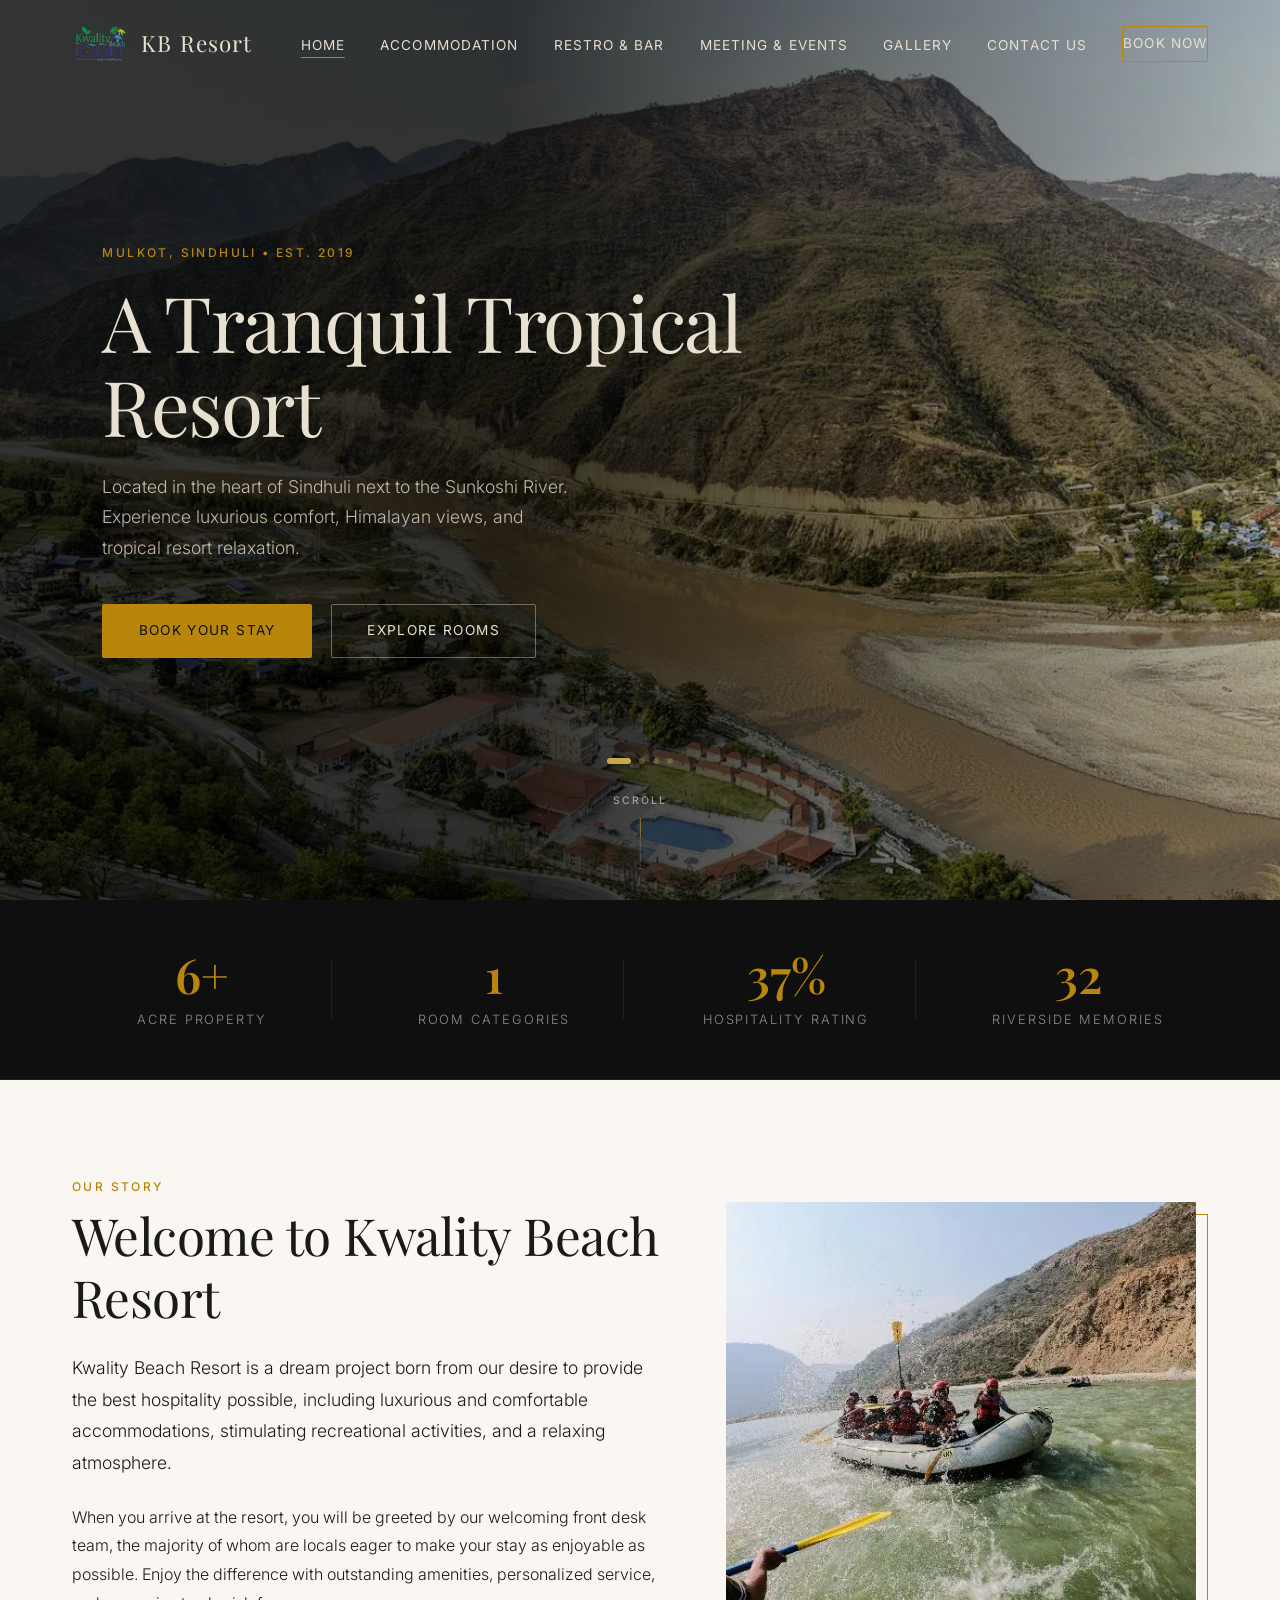
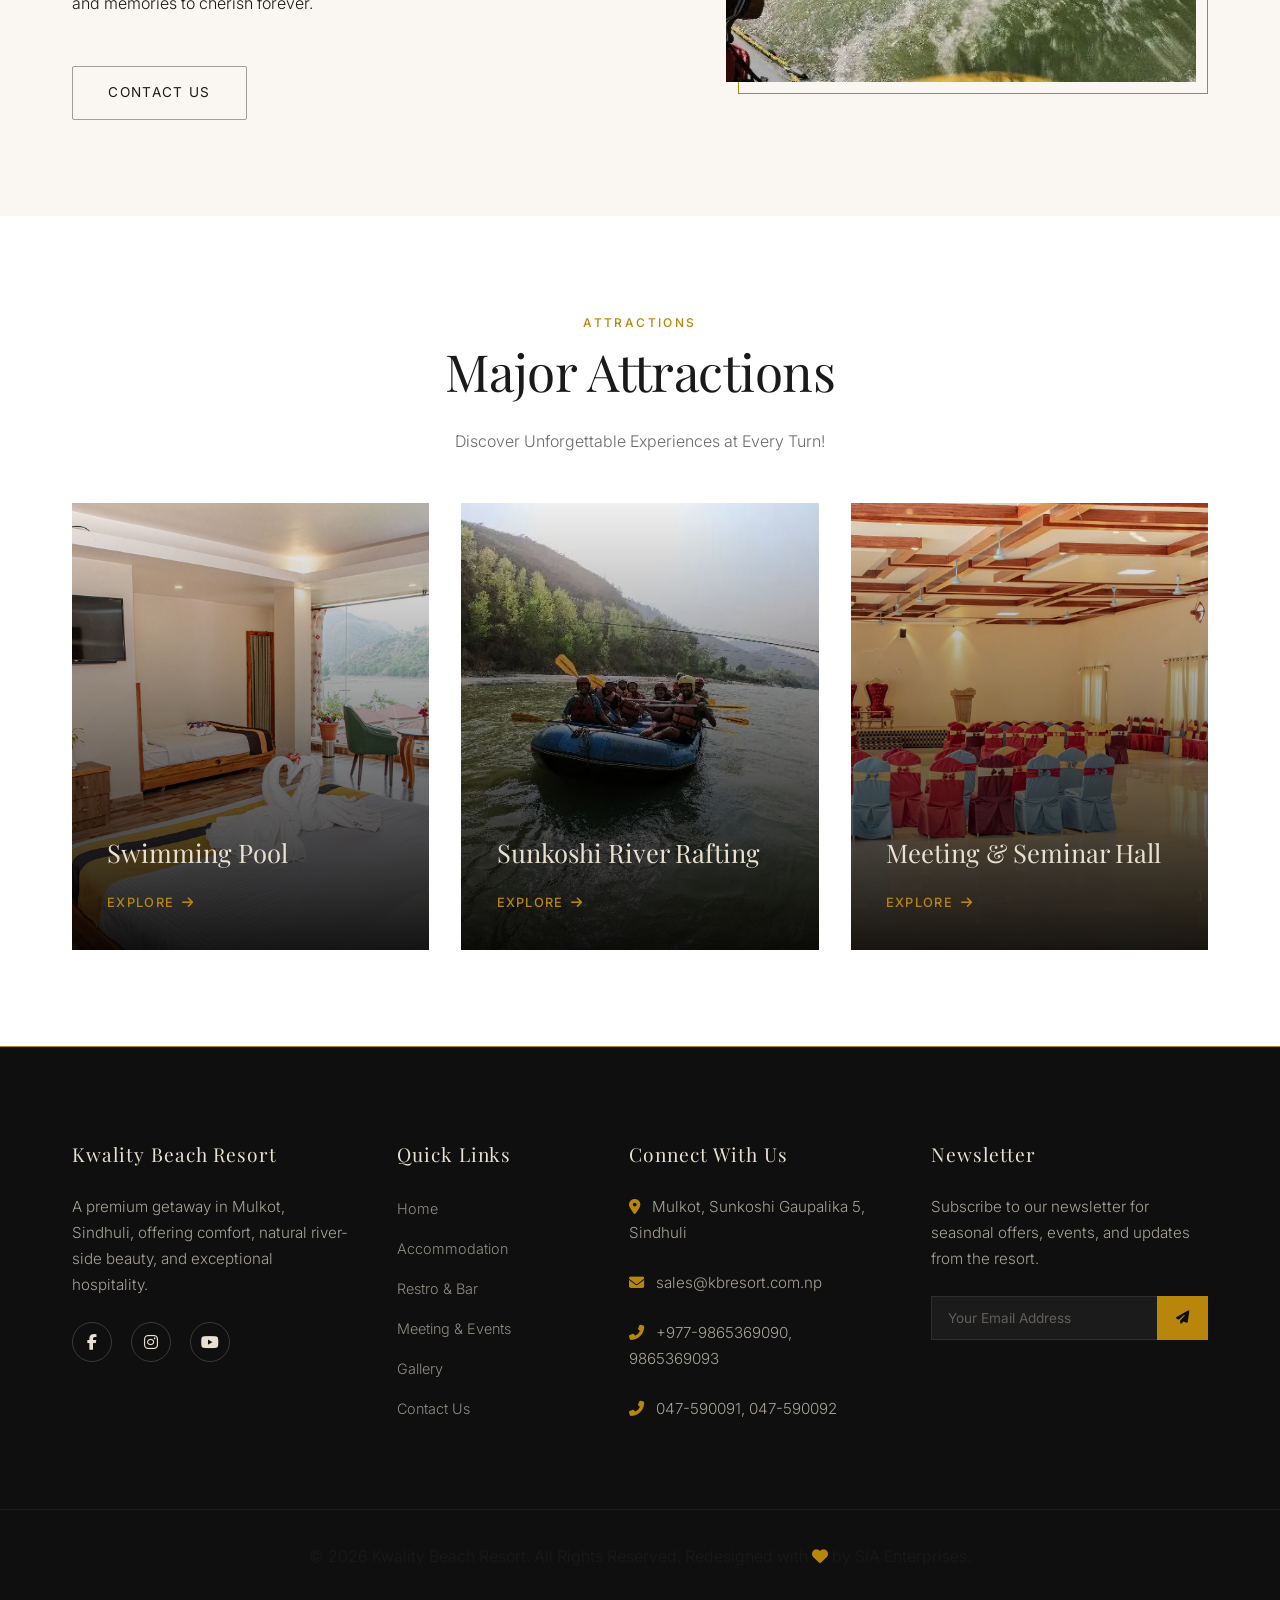
<file: index.html>
<!DOCTYPE html>
<html lang="en">
<head>
  <meta charset="UTF-8">
  <meta name="viewport" content="width=device-width, initial-scale=1.0">
  <meta name="description" content="Kwality Beach Resort - A Tranquil Tropical Resort in Mulkot, Sindhuli. Sunkoshi River Rafting, Meeting & Seminar Hall.">
  <meta name="keywords" content="Beach Resort, Sindhuli, Mulkot, Hotel, Resort, Manthali, Ramechhap, Sunkoshi">
  <title>Kwality Beach Resort - Tranquil Tropical Resort in Mulkot, Sindhuli</title>
  
  <!-- Preconnect to Google Fonts -->
  <link rel="preconnect" href="https://fonts.googleapis.com">
  <link rel="preconnect" href="https://fonts.gstatic.com" crossorigin>
  
  <!-- FontAwesome for icons -->
  <link rel="stylesheet" href="https://cdnjs.cloudflare.com/ajax/libs/font-awesome/6.4.0/css/all.min.css">
  
  <!-- Custom Stylesheet -->
  <link rel="stylesheet" href="css/style.css">
</head>
<body>

  <!-- Navigation Header -->
  <header>
    <div class="container nav-container">
      <a href="index.html" class="logo">
        <img src="images/Kwality Beach Resort.jpg" alt="Kwality Beach Resort Logo" class="logo-img" loading="eager" width="40" height="40">
        <span class="logo-text">KB Resort</span>
      </a>
      <ul class="nav-links">
        <li><a href="index.html" class="active">Home</a></li>
        <li><a href="accommodation.html">Accommodation</a></li>
        <li><a href="dining.html">Restro & Bar</a></li>
        <li><a href="events.html">Meeting & Events</a></li>
        <li><a href="gallery.html">Gallery</a></li>
        <li><a href="contact.html">Contact Us</a></li>
        <li><a href="contact.html" class="btn-book">Book Now</a></li>
      </ul>
      <button class="mobile-menu-btn" aria-label="Toggle Menu">
        <i class="fas fa-bars"></i>
      </button>
    </div>
  </header>

  <!-- Fullscreen Mobile Navigation Drawer -->
  <div class="mobile-nav-drawer" id="mobile-nav-drawer">
    <ul class="mobile-nav-links">
      <li><a href="index.html" class="active">Home</a></li>
      <li><a href="accommodation.html">Accommodation</a></li>
      <li><a href="dining.html">Restro & Bar</a></li>
      <li><a href="events.html">Meeting & Events</a></li>
      <li><a href="gallery.html">Gallery</a></li>
      <li><a href="contact.html">Contact Us</a></li>
      <li><a href="contact.html" class="btn-book" style="margin-top: 1rem;">Book Now</a></li>
    </ul>
  </div>

  <!-- Fullscreen Hero Section -->
  <section class="hero">
    <!-- Auto-playing background carousel -->
    <div class="hero-carousel">
      <div class="hero-slide active">
        <img src="images/gallery.webp" alt="Sunkoshi Beach Sand View" loading="eager" width="1920" height="1080">
      </div>
      <div class="hero-slide">
        <img src="images/hero_resort_aerial.jpg" alt="Kwality Beach Resort Aerial Landscape View" loading="lazy" width="1920" height="1080">
      </div>
      <div class="hero-slide">
        <img src="images/hero_resort_entrance.jpg" alt="Kwality Beach Resort Entrance View" loading="lazy" width="1920" height="1080">
      </div>
      <div class="hero-slide">
        <img src="images/restro and bar.webp" alt="Kwality Multi-cuisine Restaurant & Bar" loading="lazy" width="1920" height="1080">
      </div>
    </div>

    <!-- Dots indicator -->
    <div class="carousel-dots">
      <div class="carousel-dot active"></div>
      <div class="carousel-dot"></div>
      <div class="carousel-dot"></div>
      <div class="carousel-dot"></div>
    </div>

    <!-- Floating YouTube Video Panel -->
    <div class="hero-video-panel">
      <div class="video-label-bar">
        <div class="pulse-dot"></div>
        <span>Experience KB Resort</span>
      </div>
      <div class="video-iframe-container">
        <iframe src="https://www.youtube.com/embed/-zFYeWXRlQg?rel=0&amp;mute=1&amp;enablejsapi=1&amp;modestbranding=1" title="Kwality Beach Resort Experience Video" allow="autoplay; encrypted-media"></iframe>
      </div>
      <div class="video-bottom-bar">
        <div class="video-info">
          <span class="video-title">Kwality Beach Resort</span>
          <span class="video-location">Mulkot, Sindhuli</span>
        </div>
        <a href="https://www.youtube.com/watch?v=-zFYeWXRlQg" target="_blank" class="video-link">Watch on YouTube →</a>
      </div>
    </div>

    <div class="hero-overlay"></div>
    <div class="hero-content">
      <span class="section-label">MULKOT, SINDHULI • EST. 2019</span>
      <h1>A Tranquil Tropical Resort</h1>
      <p>Located in the heart of Sindhuli next to the Sunkoshi River. Experience luxurious comfort, Himalayan views, and tropical resort relaxation.</p>
      <div class="hero-btns">
        <a href="contact.html" class="btn-cta btn-cta-solid">Book Your Stay</a>
        <a href="accommodation.html" class="btn-cta btn-cta-outline">Explore Rooms</a>
      </div>
    </div>
    <div class="scroll-indicator">
      <span class="scroll-text">SCROLL</span>
      <div class="scroll-line"></div>
    </div>
  </section>

  <!-- Stats Strip Section -->
  <section class="stats-strip reveal">
    <div class="container stats-container">
      <div class="stat-item">
        <div class="stat-number" data-target="15+">0</div>
        <div class="stat-label">Acre Property</div>
      </div>
      <div class="stat-item">
        <div class="stat-number" data-target="4">0</div>
        <div class="stat-label">Room Categories</div>
      </div>
      <div class="stat-item">
        <div class="stat-number" data-target="100%">0</div>
        <div class="stat-label">Hospitality Rating</div>
      </div>
      <div class="stat-item">
        <div class="stat-number" data-target="∞">0</div>
        <div class="stat-label">Riverside Memories</div>
      </div>
    </div>
  </section>

  <!-- Welcome Story Section -->
  <section class="section bg-warm-ivory">
    <div class="container">
      <div class="welcome-grid">
        <div class="reveal">
          <span class="section-label">OUR STORY</span>
          <h2>Welcome to Kwality Beach Resort</h2>
          <p style="font-size: 1.1rem; line-height: 1.8; margin-top: 1.5rem;">
            Kwality Beach Resort is a dream project born from our desire to provide the best hospitality possible, including luxurious and comfortable accommodations, stimulating recreational activities, and a relaxing atmosphere.
          </p>
          <p style="line-height: 1.8;">
            When you arrive at the resort, you will be greeted by our welcoming front desk team, the majority of whom are locals eager to make your stay as enjoyable as possible. Enjoy the difference with outstanding amenities, personalized service, and memories to cherish forever.
          </p>
          <a href="contact.html" class="btn-cta btn-cta-dark-outline" style="margin-top: 1.5rem;">Contact Us</a>
        </div>
        <div class="welcome-img-container reveal delay-2">
          <img src="images/gallery (2).webp" alt="Landscape View of Kwality Beach Resort" loading="lazy" width="540" height="480">
        </div>
      </div>
    </div>
  </section>

  <!-- Major Attractions Section -->
  <section class="section bg-white-luxury">
    <div class="container">
      <div style="text-align: center; margin-bottom: 3rem;" class="reveal">
        <span class="section-label center-title">ATTRACTIONS</span>
        <h2 class="center-title">Major Attractions</h2>
        <p style="max-width: 600px; margin: 1rem auto 0 auto; color: var(--text-muted);">Discover Unforgettable Experiences at Every Turn!</p>
      </div>
      
      <div class="attractions-grid">
        <!-- Attraction 1 -->
        <div class="feature-card reveal delay-1">
          <img src="images/5.jpg" alt="Swimming Pool at KB Resort" class="feature-img" loading="lazy" width="600" height="750">
          <div class="feature-overlay"></div>
          <div class="feature-content">
            <h3>Swimming Pool</h3>
            <p class="feature-desc">Relax in our large, sparkling swimming pool that offers a completely unique sensation of freshness and tranquility amidst the tropical landscape.</p>
            <a href="accommodation.html" class="feature-link">Explore <i class="fas fa-arrow-right"></i></a>
          </div>
        </div>

        <!-- Attraction 2 -->
        <div class="feature-card reveal delay-2">
          <img src="images/gallery (4).webp" alt="Sunkoshi River Rafting" class="feature-img" loading="lazy" width="600" height="750">
          <div class="feature-overlay"></div>
          <div class="feature-content">
            <h3>Sunkoshi River Rafting</h3>
            <p class="feature-desc">Embrace the thrill of Sunkoshi river rafting. A fun-filled, adrenaline-packed experience guided by safety experts for an unforgettable adventure.</p>
            <a href="dining.html" class="feature-link">Explore <i class="fas fa-arrow-right"></i></a>
          </div>
        </div>

        <!-- Attraction 3 -->
        <div class="feature-card reveal delay-3">
          <img src="images/meetings.webp" alt="Meeting and Seminar Hall" class="feature-img" loading="lazy" width="600" height="750">
          <div class="feature-overlay"></div>
          <div class="feature-content">
            <h3>Meeting & Seminar Hall</h3>
            <p class="feature-desc">Discover the perfect space for your next corporate meet, seminar or family celebration with our versatile, fully equipped, and modern event venues.</p>
            <a href="events.html" class="feature-link">Explore <i class="fas fa-arrow-right"></i></a>
          </div>
        </div>
      </div>
    </div>
  </section>

  <!-- Footer -->
  <footer>
    <div class="container footer-grid">
      <!-- Col 1 -->
      <div class="footer-col">
        <h3>Kwality Beach Resort</h3>
        <p style="margin-top: 1rem; line-height: 1.7; max-width: 300px;">
          A premium getaway in Mulkot, Sindhuli, offering comfort, natural river-side beauty, and exceptional hospitality.
        </p>
        <div class="social-links" style="margin-top: 1.5rem;">
          <a href="https://www.facebook.com/kbresort" class="social-icon" target="_blank" aria-label="Facebook"><i class="fab fa-facebook-f"></i></a>
          <a href="https://www.instagram.com/kbresort" class="social-icon" target="_blank" aria-label="Instagram"><i class="fab fa-instagram"></i></a>
          <a href="https://www.youtube.com/@kbresort" class="social-icon" target="_blank" aria-label="YouTube"><i class="fab fa-youtube"></i></a>
        </div>
      </div>
      <!-- Col 2 -->
      <div class="footer-col">
        <h3>Quick Links</h3>
        <ul class="footer-links" style="margin-top: 1rem;">
          <li><a href="index.html">Home</a></li>
          <li><a href="accommodation.html">Accommodation</a></li>
          <li><a href="dining.html">Restro & Bar</a></li>
          <li><a href="events.html">Meeting & Events</a></li>
          <li><a href="gallery.html">Gallery</a></li>
          <li><a href="contact.html">Contact Us</a></li>
        </ul>
      </div>
      <!-- Col 3 -->
      <div class="footer-col">
        <h3>Connect With Us</h3>
        <p style="margin-top: 1rem;"><i class="fas fa-map-marker-alt" style="color: var(--color-accent); margin-right: 0.5rem;"></i> Mulkot, Sunkoshi Gaupalika 5, Sindhuli</p>
        <p><i class="fas fa-envelope" style="color: var(--color-accent); margin-right: 0.5rem;"></i> sales@kbresort.com.np</p>
        <p><i class="fas fa-phone-alt" style="color: var(--color-accent); margin-right: 0.5rem;"></i> +977-9865369090, 9865369093</p>
        <p><i class="fas fa-phone-alt" style="color: var(--color-accent); margin-right: 0.5rem;"></i> 047-590091, 047-590092</p>
      </div>
      <!-- Col 4 -->
      <div class="footer-col">
        <h3>Newsletter</h3>
        <p style="margin-top: 1rem; line-height: 1.7; max-width: 300px; margin-bottom: 1.5rem;">
          Subscribe to our newsletter for seasonal offers, events, and updates from the resort.
        </p>
        <form class="newsletter-form" action="#">
          <input type="email" placeholder="Your Email Address" required aria-label="Email Address">
          <button class="newsletter-btn" type="submit" aria-label="Subscribe"><i class="fas fa-paper-plane"></i></button>
        </form>
      </div>
    </div>
    <div class="footer-bottom">
      <p>© 2026 Kwality Beach Resort. All Rights Reserved. Redesigned with <i class="fas fa-heart" style="color: var(--color-accent);"></i> by SIA Enterprises.</p>
    </div>
  </footer>

  <!-- Sunkoshi River Wave Transition Container -->
  <div id="river-transition" aria-hidden="true">
    <svg id="river-svg" viewBox="0 0 1440 900" preserveAspectRatio="none" xmlns="http://www.w3.org/2000/svg">
      <path id="river-path-1" d="" fill="#1b4f72" opacity="0.95"/>
      <path id="river-path-2" d="" fill="#0e3a57" opacity="0.85"/>
      <path id="river-path-3" d="" fill="#0a2535" opacity="0.9"/>
    </svg>
  </div>

  <!-- Custom Scripts -->
  <script src="js/main.js"></script>
</body>
</html>
</file>
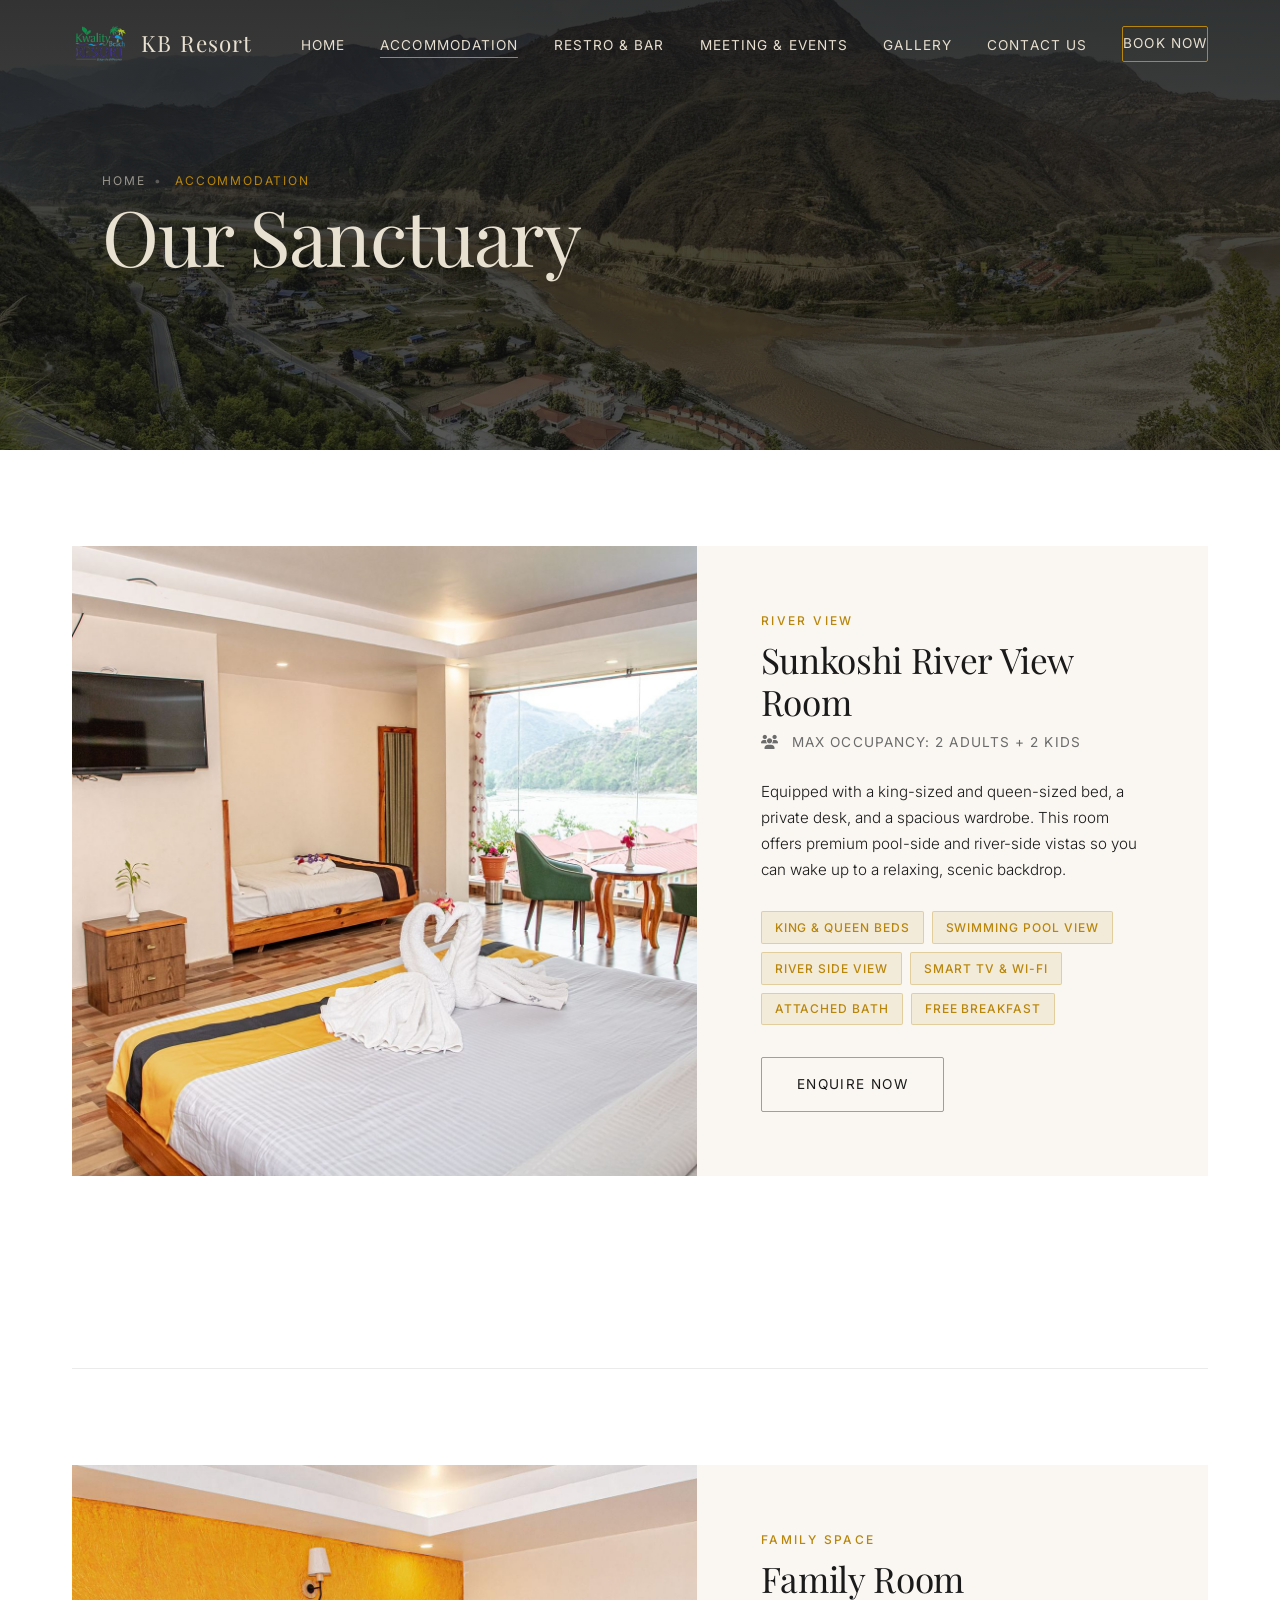
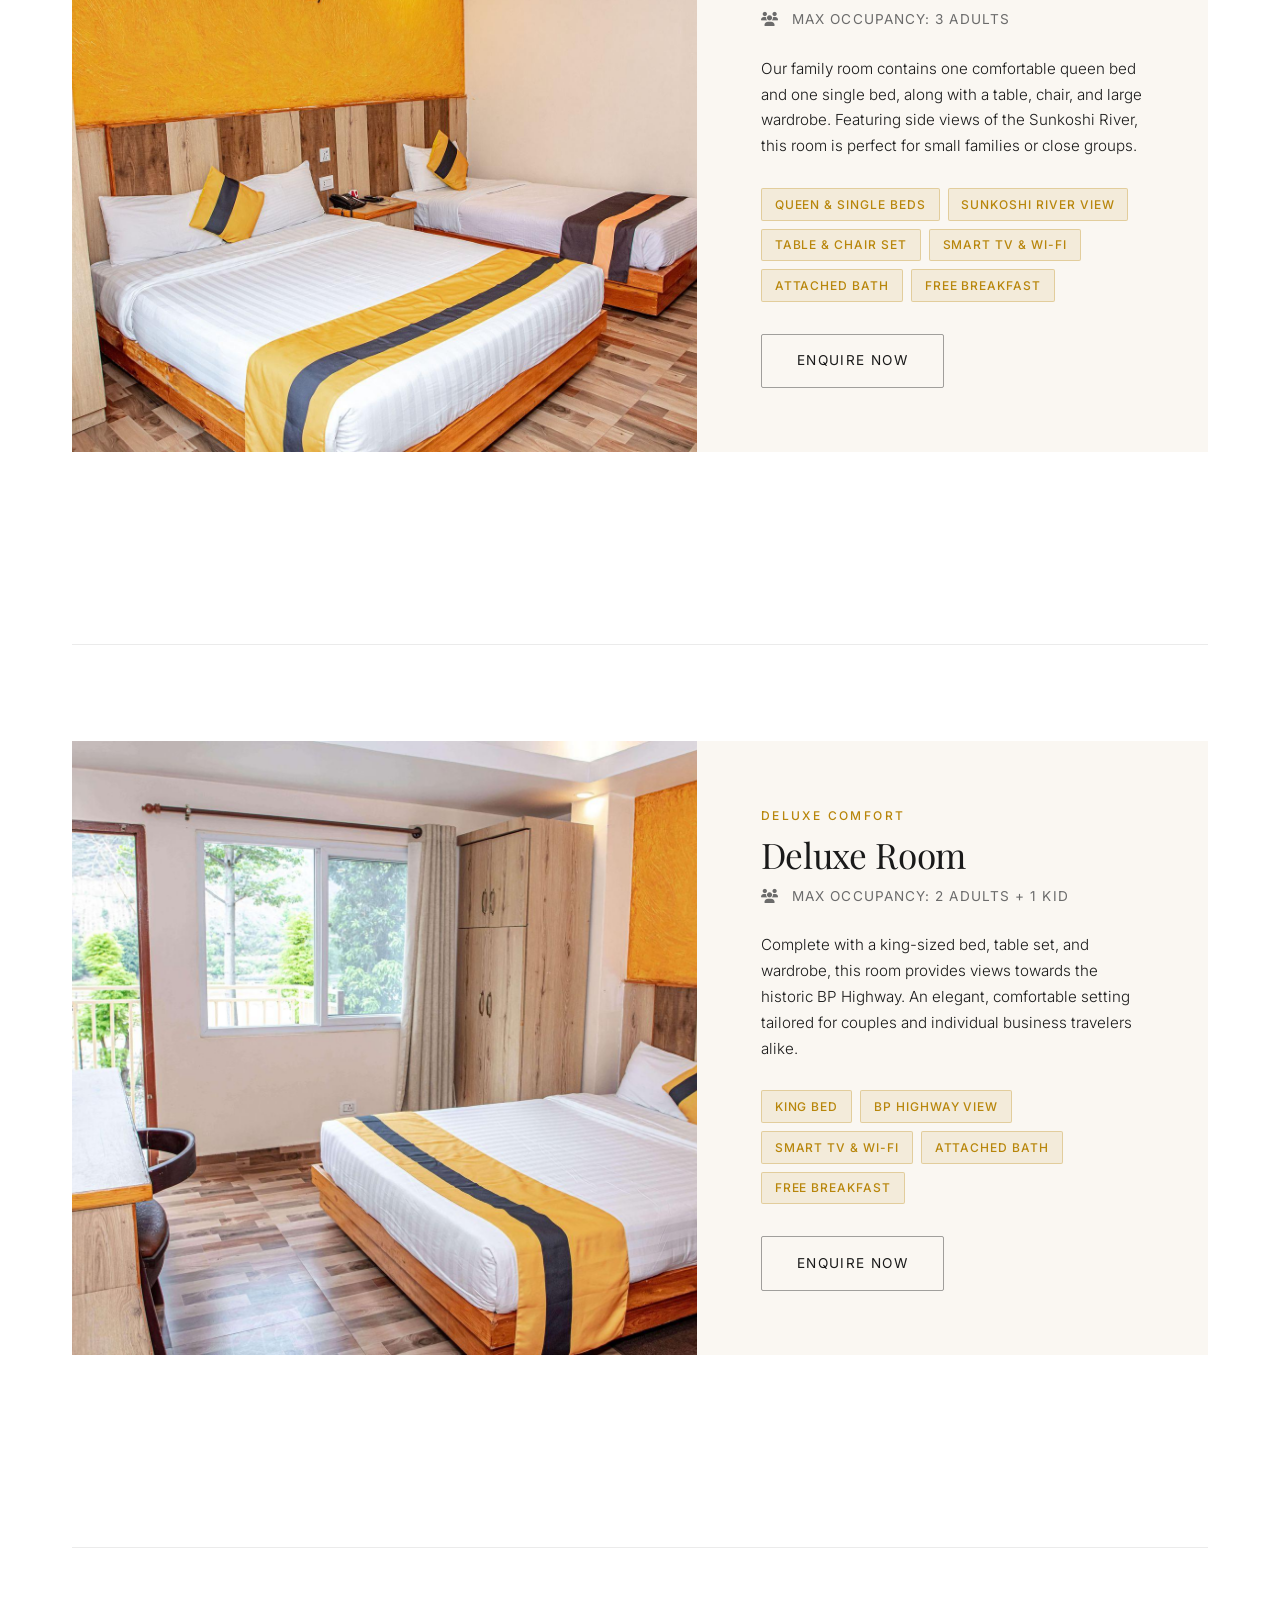
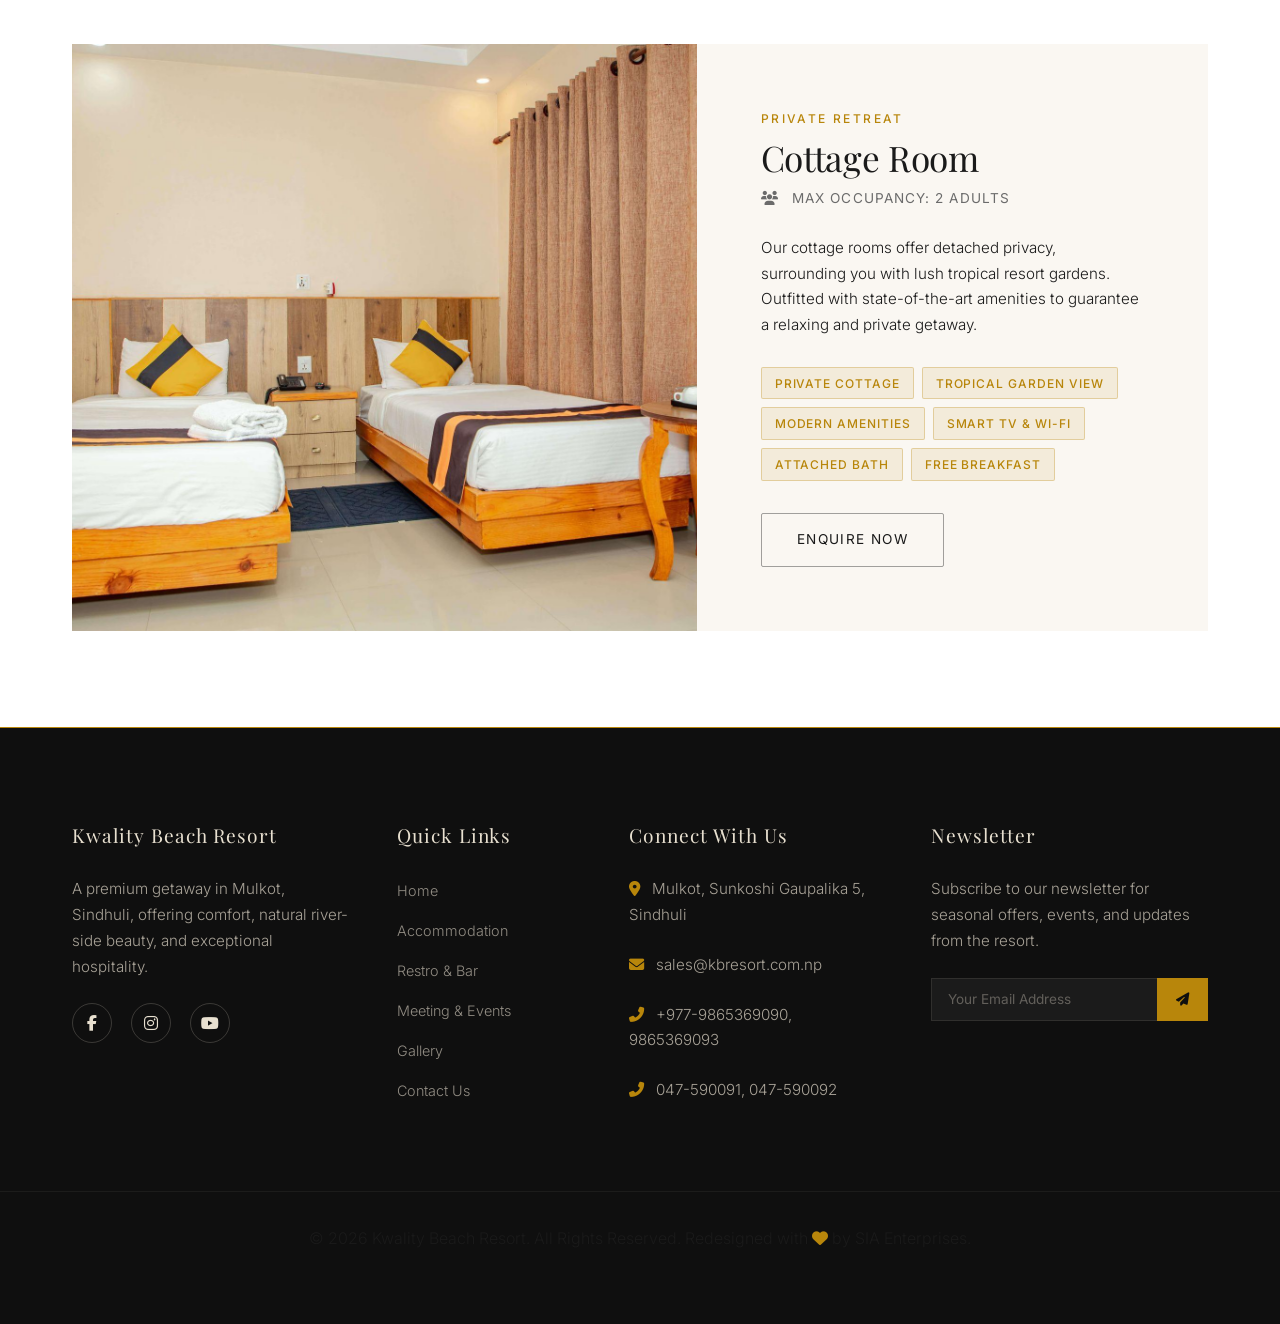
<file: accommodation.html>
<!DOCTYPE html>
<html lang="en">
<head>
  <meta charset="UTF-8">
  <meta name="viewport" content="width=device-width, initial-scale=1.0">
  <meta name="description" content="Explore comfortable and luxurious accommodation options at Kwality Beach Resort in Mulkot, Sindhuli.">
  <title>Accommodation - Kwality Beach Resort</title>
  
  <!-- Preconnect to Google Fonts -->
  <link rel="preconnect" href="https://fonts.googleapis.com">
  <link rel="preconnect" href="https://fonts.gstatic.com" crossorigin>
  
  <!-- FontAwesome for icons -->
  <link rel="stylesheet" href="https://cdnjs.cloudflare.com/ajax/libs/font-awesome/6.4.0/css/all.min.css">
  
  <!-- Custom Stylesheet -->
  <link rel="stylesheet" href="css/style.css">
</head>
<body>

  <!-- Navigation Header -->
  <header>
    <div class="container nav-container">
      <a href="index.html" class="logo">
        <img src="images/Kwality Beach Resort.jpg" alt="Kwality Beach Resort Logo" class="logo-img" loading="eager" width="40" height="40">
        <span class="logo-text">KB Resort</span>
      </a>
      <ul class="nav-links">
        <li><a href="index.html">Home</a></li>
        <li><a href="accommodation.html" class="active">Accommodation</a></li>
        <li><a href="dining.html">Restro & Bar</a></li>
        <li><a href="events.html">Meeting & Events</a></li>
        <li><a href="gallery.html">Gallery</a></li>
        <li><a href="contact.html">Contact Us</a></li>
        <li><a href="contact.html" class="btn-book">Book Now</a></li>
      </ul>
      <button class="mobile-menu-btn" aria-label="Toggle Menu">
        <i class="fas fa-bars"></i>
      </button>
    </div>
  </header>

  <!-- Fullscreen Mobile Navigation Drawer -->
  <div class="mobile-nav-drawer" id="mobile-nav-drawer">
    <ul class="mobile-nav-links">
      <li><a href="index.html">Home</a></li>
      <li><a href="accommodation.html" class="active">Accommodation</a></li>
      <li><a href="dining.html">Restro & Bar</a></li>
      <li><a href="events.html">Meeting & Events</a></li>
      <li><a href="gallery.html">Gallery</a></li>
      <li><a href="contact.html">Contact Us</a></li>
      <li><a href="contact.html" class="btn-book" style="margin-top: 1rem;">Book Now</a></li>
    </ul>
  </div>

  <!-- Page Header Banner -->
  <section class="page-header" style="background-image: url('images/gallery.webp');">
    <div class="page-header-content reveal">
      <span class="breadcrumb"><a href="index.html">Home</a> Accommodation</span>
      <h1>Our Sanctuary</h1>
    </div>
  </section>

  <!-- Rooms Listing Section -->
  <section class="section bg-white-luxury">
    <div class="container">
      <div class="accommodation-list">
        
        <!-- Room 1: Sunkoshi River View Room -->
        <div class="room-editorial-card reveal">
          <div class="room-editorial-img-side">
            <img src="images/5.jpg" alt="Sunkoshi River View Room Interior" loading="lazy" width="660" height="520">
          </div>
          <div class="room-editorial-text-side">
            <span class="section-label">RIVER VIEW</span>
            <h2>Sunkoshi River View Room</h2>
            <span class="room-occupancy-label"><i class="fas fa-users" style="margin-right: 0.5rem;"></i> Max Occupancy: 2 Adults + 2 Kids</span>
            <p>
              Equipped with a king-sized and queen-sized bed, a private desk, and a spacious wardrobe. This room offers premium pool-side and river-side vistas so you can wake up to a relaxing, scenic backdrop.
            </p>
            <div class="room-tags-container">
              <span class="room-pill-tag">King & Queen Beds</span>
              <span class="room-pill-tag">Swimming Pool View</span>
              <span class="room-pill-tag">River Side View</span>
              <span class="room-pill-tag">Smart TV & Wi-Fi</span>
              <span class="room-pill-tag">Attached Bath</span>
              <span class="room-pill-tag">Free Breakfast</span>
            </div>
            <a href="contact.html" class="btn-cta btn-cta-dark-outline">Enquire Now</a>
          </div>
        </div>

        <div class="room-divider"></div>

        <!-- Room 2: Family Room -->
        <div class="room-editorial-card reveal">
          <div class="room-editorial-img-side">
            <img src="images/Family Room.jpg" alt="Family Room Interior" loading="lazy" width="660" height="520">
          </div>
          <div class="room-editorial-text-side">
            <span class="section-label">FAMILY SPACE</span>
            <h2>Family Room</h2>
            <span class="room-occupancy-label"><i class="fas fa-users" style="margin-right: 0.5rem;"></i> Max Occupancy: 3 Adults</span>
            <p>
              Our family room contains one comfortable queen bed and one single bed, along with a table, chair, and large wardrobe. Featuring side views of the Sunkoshi River, this room is perfect for small families or close groups.
            </p>
            <div class="room-tags-container">
              <span class="room-pill-tag">Queen & Single Beds</span>
              <span class="room-pill-tag">Sunkoshi River View</span>
              <span class="room-pill-tag">Table & Chair Set</span>
              <span class="room-pill-tag">Smart TV & Wi-Fi</span>
              <span class="room-pill-tag">Attached Bath</span>
              <span class="room-pill-tag">Free Breakfast</span>
            </div>
            <a href="contact.html" class="btn-cta btn-cta-dark-outline">Enquire Now</a>
          </div>
        </div>

        <div class="room-divider"></div>

        <!-- Room 3: Deluxe Room -->
        <div class="room-editorial-card reveal">
          <div class="room-editorial-img-side">
            <img src="images/Deluxe Room-min (1)-min (1).jpg" alt="Deluxe Room Interior" loading="lazy" width="660" height="520">
          </div>
          <div class="room-editorial-text-side">
            <span class="section-label">DELUXE COMFORT</span>
            <h2>Deluxe Room</h2>
            <span class="room-occupancy-label"><i class="fas fa-users" style="margin-right: 0.5rem;"></i> Max Occupancy: 2 Adults + 1 Kid</span>
            <p>
              Complete with a king-sized bed, table set, and wardrobe, this room provides views towards the historic BP Highway. An elegant, comfortable setting tailored for couples and individual business travelers alike.
            </p>
            <div class="room-tags-container">
              <span class="room-pill-tag">King Bed</span>
              <span class="room-pill-tag">BP Highway View</span>
              <span class="room-pill-tag">Smart TV & Wi-Fi</span>
              <span class="room-pill-tag">Attached Bath</span>
              <span class="room-pill-tag">Free Breakfast</span>
            </div>
            <a href="contact.html" class="btn-cta btn-cta-dark-outline">Enquire Now</a>
          </div>
        </div>

        <div class="room-divider"></div>

        <!-- Room 4: Cottage Room -->
        <div class="room-editorial-card reveal">
          <div class="room-editorial-img-side">
            <img src="images/Cottage room 2-min (1) (1).jpg" alt="Private Cottage Room Exterior" loading="lazy" width="660" height="520">
          </div>
          <div class="room-editorial-text-side">
            <span class="section-label">PRIVATE RETREAT</span>
            <h2>Cottage Room</h2>
            <span class="room-occupancy-label"><i class="fas fa-users" style="margin-right: 0.5rem;"></i> Max Occupancy: 2 Adults</span>
            <p>
              Our cottage rooms offer detached privacy, surrounding you with lush tropical resort gardens. Outfitted with state-of-the-art amenities to guarantee a relaxing and private getaway.
            </p>
            <div class="room-tags-container">
              <span class="room-pill-tag">Private Cottage</span>
              <span class="room-pill-tag">Tropical Garden View</span>
              <span class="room-pill-tag">Modern Amenities</span>
              <span class="room-pill-tag">Smart TV & Wi-Fi</span>
              <span class="room-pill-tag">Attached Bath</span>
              <span class="room-pill-tag">Free Breakfast</span>
            </div>
            <a href="contact.html" class="btn-cta btn-cta-dark-outline">Enquire Now</a>
          </div>
        </div>

      </div>
    </div>
  </section>

  <!-- Footer -->
  <footer>
    <div class="container footer-grid">
      <!-- Col 1 -->
      <div class="footer-col">
        <h3>Kwality Beach Resort</h3>
        <p style="margin-top: 1rem; line-height: 1.7; max-width: 300px;">
          A premium getaway in Mulkot, Sindhuli, offering comfort, natural river-side beauty, and exceptional hospitality.
        </p>
        <div class="social-links" style="margin-top: 1.5rem;">
          <a href="https://www.facebook.com/kbresort" class="social-icon" target="_blank" aria-label="Facebook"><i class="fab fa-facebook-f"></i></a>
          <a href="https://www.instagram.com/kbresort" class="social-icon" target="_blank" aria-label="Instagram"><i class="fab fa-instagram"></i></a>
          <a href="https://www.youtube.com/@kbresort" class="social-icon" target="_blank" aria-label="YouTube"><i class="fab fa-youtube"></i></a>
        </div>
      </div>
      <!-- Col 2 -->
      <div class="footer-col">
        <h3>Quick Links</h3>
        <ul class="footer-links" style="margin-top: 1rem;">
          <li><a href="index.html">Home</a></li>
          <li><a href="accommodation.html">Accommodation</a></li>
          <li><a href="dining.html">Restro & Bar</a></li>
          <li><a href="events.html">Meeting & Events</a></li>
          <li><a href="gallery.html">Gallery</a></li>
          <li><a href="contact.html">Contact Us</a></li>
        </ul>
      </div>
      <!-- Col 3 -->
      <div class="footer-col">
        <h3>Connect With Us</h3>
        <p style="margin-top: 1rem;"><i class="fas fa-map-marker-alt" style="color: var(--color-accent); margin-right: 0.5rem;"></i> Mulkot, Sunkoshi Gaupalika 5, Sindhuli</p>
        <p><i class="fas fa-envelope" style="color: var(--color-accent); margin-right: 0.5rem;"></i> sales@kbresort.com.np</p>
        <p><i class="fas fa-phone-alt" style="color: var(--color-accent); margin-right: 0.5rem;"></i> +977-9865369090, 9865369093</p>
        <p><i class="fas fa-phone-alt" style="color: var(--color-accent); margin-right: 0.5rem;"></i> 047-590091, 047-590092</p>
      </div>
      <!-- Col 4 -->
      <div class="footer-col">
        <h3>Newsletter</h3>
        <p style="margin-top: 1rem; line-height: 1.7; max-width: 300px; margin-bottom: 1.5rem;">
          Subscribe to our newsletter for seasonal offers, events, and updates from the resort.
        </p>
        <form class="newsletter-form" action="#">
          <input type="email" placeholder="Your Email Address" required aria-label="Email Address">
          <button class="newsletter-btn" type="submit" aria-label="Subscribe"><i class="fas fa-paper-plane"></i></button>
        </form>
      </div>
    </div>
    <div class="footer-bottom">
      <p>© 2026 Kwality Beach Resort. All Rights Reserved. Redesigned with <i class="fas fa-heart" style="color: var(--color-accent);"></i> by SIA Enterprises.</p>
    </div>
  </footer>

  <!-- Sunkoshi River Wave Transition Container -->
  <div id="river-transition" aria-hidden="true">
    <svg id="river-svg" viewBox="0 0 1440 900" preserveAspectRatio="none" xmlns="http://www.w3.org/2000/svg">
      <path id="river-path-1" d="" fill="#1b4f72" opacity="0.95"/>
      <path id="river-path-2" d="" fill="#0e3a57" opacity="0.85"/>
      <path id="river-path-3" d="" fill="#0a2535" opacity="0.9"/>
    </svg>
  </div>

  <!-- Custom Scripts -->
  <script src="js/main.js"></script>
</body>
</html>
</file>
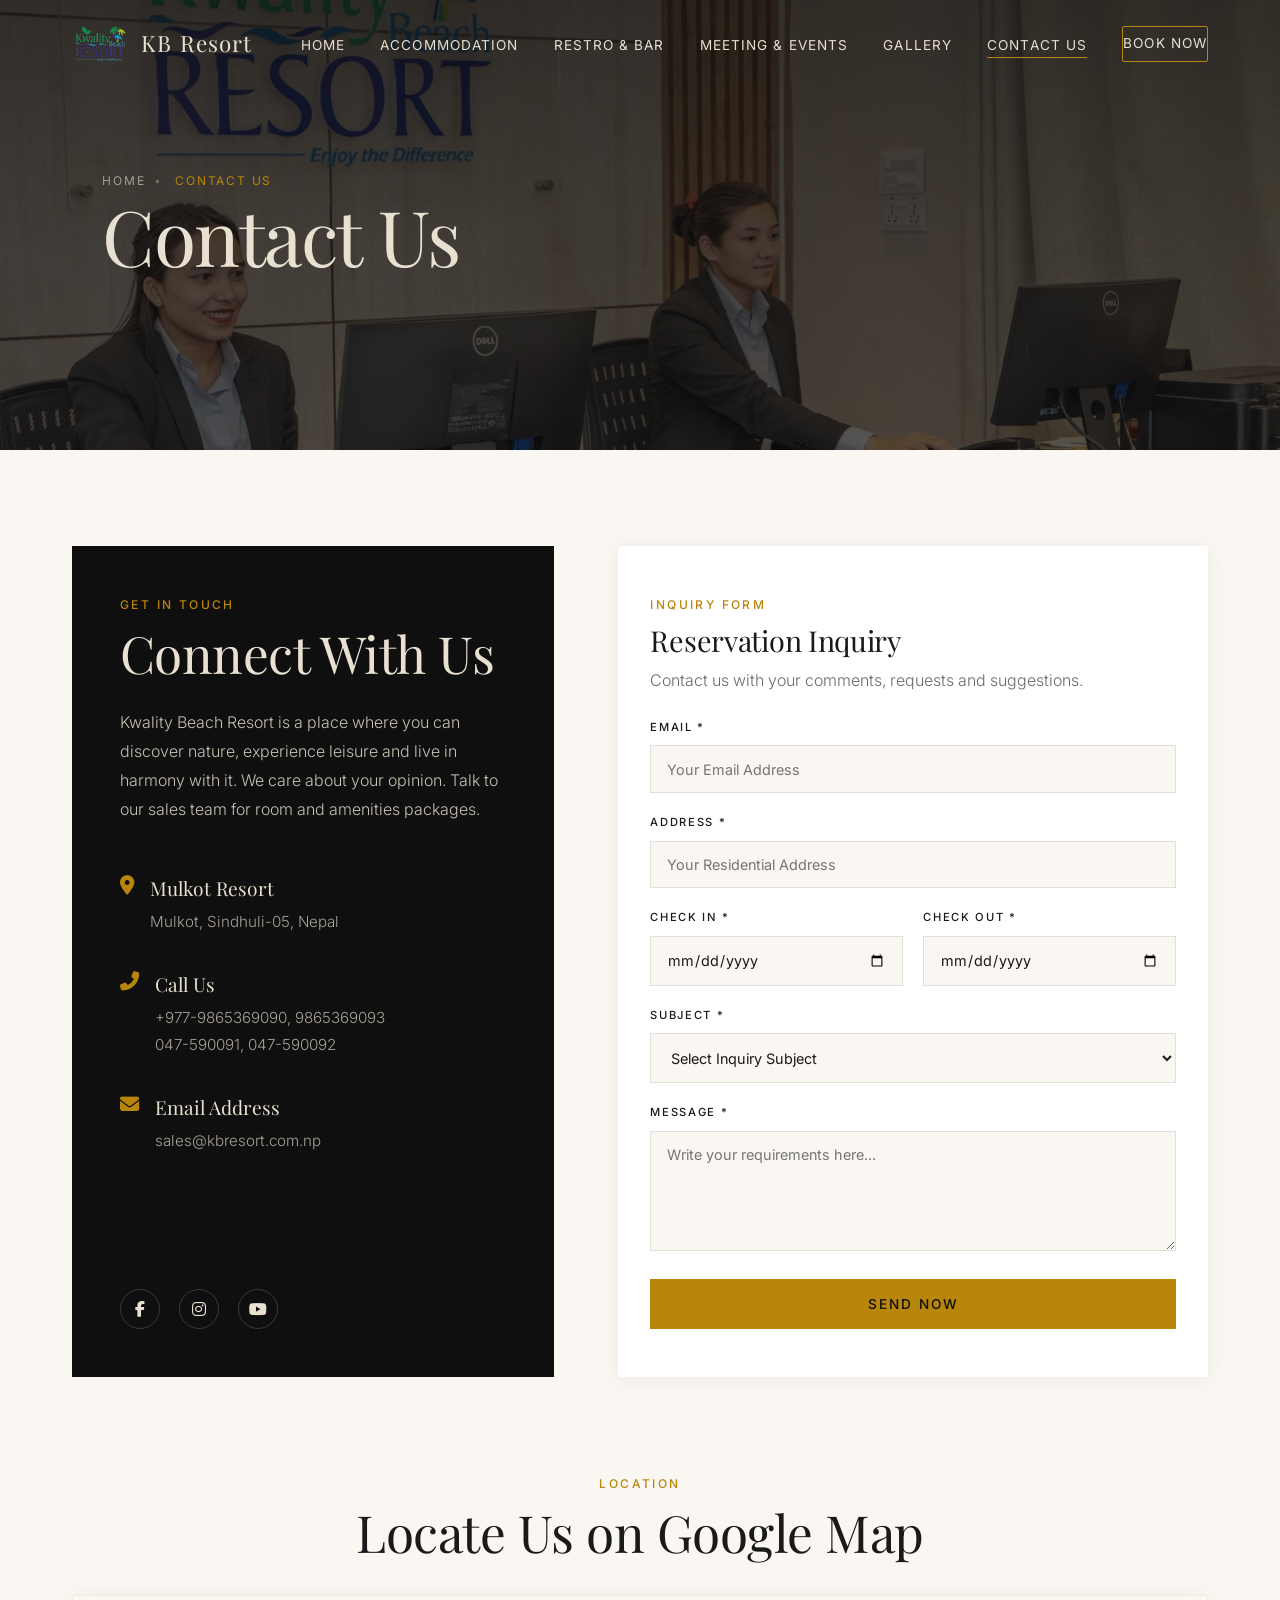
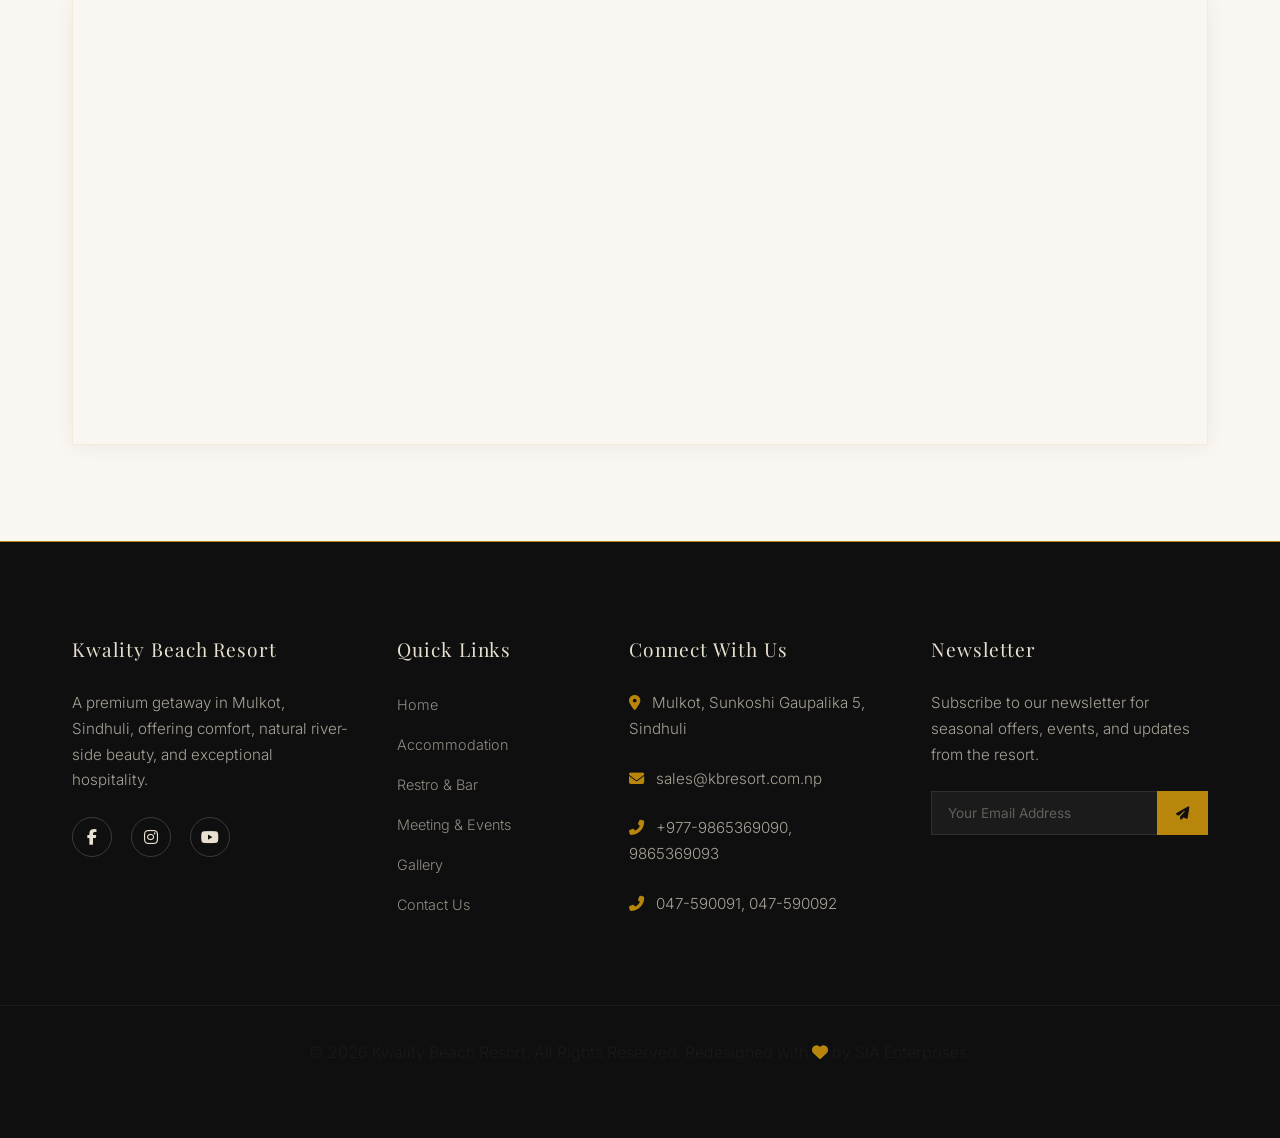
<file: contact.html>
<!DOCTYPE html>
<html lang="en">
<head>
  <meta charset="UTF-8">
  <meta name="viewport" content="width=device-width, initial-scale=1.0">
  <meta name="description" content="Get in touch with Kwality Beach Resort in Mulkot, Sindhuli. Book rooms, plan seminars or events, and send inquiries.">
  <title>Contact Us - Kwality Beach Resort</title>
  
  <!-- Preconnect to Google Fonts -->
  <link rel="preconnect" href="https://fonts.googleapis.com">
  <link rel="preconnect" href="https://fonts.gstatic.com" crossorigin>

  <!-- FontAwesome for icons -->
  <link rel="stylesheet" href="https://cdnjs.cloudflare.com/ajax/libs/font-awesome/6.4.0/css/all.min.css">
  
  <!-- Custom Stylesheet -->
  <link rel="stylesheet" href="css/style.css">
</head>
<body>

  <!-- Navigation Header -->
  <header>
    <div class="container nav-container">
      <a href="index.html" class="logo">
        <img src="images/Kwality Beach Resort.jpg" alt="Kwality Beach Resort Logo" class="logo-img" loading="eager" width="40" height="40">
        <span class="logo-text">KB Resort</span>
      </a>
      <ul class="nav-links">
        <li><a href="index.html">Home</a></li>
        <li><a href="accommodation.html">Accommodation</a></li>
        <li><a href="dining.html">Restro & Bar</a></li>
        <li><a href="events.html">Meeting & Events</a></li>
        <li><a href="gallery.html">Gallery</a></li>
        <li><a href="contact.html" class="active">Contact Us</a></li>
        <li><a href="contact.html" class="btn-book">Book Now</a></li>
      </ul>
      <button class="mobile-menu-btn" aria-label="Toggle Menu">
        <i class="fas fa-bars"></i>
      </button>
    </div>
  </header>

  <!-- Fullscreen Mobile Navigation Drawer -->
  <div class="mobile-nav-drawer" id="mobile-nav-drawer">
    <ul class="mobile-nav-links">
      <li><a href="index.html">Home</a></li>
      <li><a href="accommodation.html">Accommodation</a></li>
      <li><a href="dining.html">Restro & Bar</a></li>
      <li><a href="events.html">Meeting & Events</a></li>
      <li><a href="gallery.html">Gallery</a></li>
      <li><a href="contact.html" class="active">Contact Us</a></li>
      <li><a href="contact.html" class="btn-book" style="margin-top: 1rem;">Book Now</a></li>
    </ul>
  </div>

  <!-- Page Header Banner -->
  <section class="page-header" style="background-image: url('images/contactus.webp');">
    <div class="page-header-content reveal">
      <span class="breadcrumb"><a href="index.html">Home</a> Contact Us</span>
      <h1>Contact Us</h1>
    </div>
  </section>

  <!-- Contact Grid Section -->
  <section class="section bg-warm-ivory">
    <div class="container">
      <div class="contact-grid">
        
        <!-- Left Column: Resort Contact Info -->
        <div class="contact-info-panel reveal delay-1">
          <div>
            <span class="section-label">GET IN TOUCH</span>
            <h2>Connect With Us</h2>
            <p style="color: rgba(232, 224, 208, 0.85); line-height: 1.8; margin-top: 1rem;">
              Kwality Beach Resort is a place where you can discover nature, experience leisure and live in harmony with it. We care about your opinion. Talk to our sales team for room and amenities packages.
            </p>
            
            <ul class="contact-details">
              <li>
                <i class="fas fa-map-marker-alt"></i>
                <div>
                  <strong>Mulkot Resort</strong>
                  <p>Mulkot, Sindhuli-05, Nepal</p>
                </div>
              </li>
              <li>
                <i class="fas fa-phone-alt"></i>
                <div>
                  <strong>Call Us</strong>
                  <p>+977-9865369090, 9865369093</p>
                  <p>047-590091, 047-590092</p>
                </div>
              </li>
              <li>
                <i class="fas fa-envelope"></i>
                <div>
                  <strong>Email Address</strong>
                  <p>sales@kbresort.com.np</p>
                </div>
              </li>
            </ul>
          </div>

          <div class="social-links" style="margin-top: 1.5rem;">
            <a href="https://www.facebook.com/kbresort" class="social-icon" target="_blank" aria-label="Facebook"><i class="fab fa-facebook-f"></i></a>
            <a href="https://www.instagram.com/kbresort" class="social-icon" target="_blank" aria-label="Instagram"><i class="fab fa-instagram"></i></a>
            <a href="https://www.youtube.com/@kbresort" class="social-icon" target="_blank" aria-label="YouTube"><i class="fab fa-youtube"></i></a>
          </div>
        </div>

        <!-- Right Column: Inquiry/Booking Form -->
        <div class="form-panel contact-form-panel reveal delay-2">
          <span class="section-label">INQUIRY FORM</span>
          <h2 style="font-size: 1.8rem; margin-bottom: 0.5rem;">Reservation Inquiry</h2>
          <p style="margin-bottom: 1.5rem; color: var(--text-muted);">Contact us with your comments, requests and suggestions.</p>
          
          <form id="inquiry-form" action="#">
            <div class="form-group">
              <label for="email">Email *</label>
              <input type="email" id="email" placeholder="Your Email Address" required>
            </div>
            
            <div class="form-group">
              <label for="address">Address *</label>
              <input type="text" id="address" placeholder="Your Residential Address" required>
            </div>
            
            <div class="form-row">
              <div class="form-group">
                <label for="checkin">Check In *</label>
                <input type="date" id="checkin" required>
              </div>
              <div class="form-group">
                <label for="checkout">Check Out *</label>
                <input type="date" id="checkout" required>
              </div>
            </div>

            <div class="form-group">
              <label for="subject">Subject *</label>
              <select id="subject" required>
                <option value="" disabled selected>Select Inquiry Subject</option>
                <option value="room-booking">Room Booking & Accommodation</option>
                <option value="event-hall">Banquet & Seminar Hall Enquiry</option>
                <option value="dining-table">Dining & Table Reservation</option>
                <option value="rafting-activity">Sunkoshi River Rafting & Activities</option>
                <option value="other">General Query / Suggestion</option>
              </select>
            </div>

            <div class="form-group">
              <label for="message">Message *</label>
              <textarea id="message" placeholder="Write your requirements here..." required></textarea>
            </div>

            <button type="submit" class="form-submit-btn">Send Now</button>
          </form>
        </div>

      </div>
    </div>
  </section>

  <!-- Google Maps Embed Section -->
  <section class="section bg-warm-ivory" style="padding-top: 0;">
    <div class="container">
      <div class="reveal" style="margin-bottom: 2rem; text-align: center;">
        <span class="section-label center-title">LOCATION</span>
        <h2 class="center-title">Locate Us on Google Map</h2>
      </div>
      <div class="map-section reveal">
        <iframe src="https://maps.google.com/maps?q=Mulkot,%20Sindhuli,%20Nepal&t=&z=14&ie=UTF8&iwloc=&output=embed" loading="lazy" referrerpolicy="no-referrer-when-downgrade" aria-label="Google Map location of Kwality Beach Resort"></iframe>
      </div>
    </div>
  </section>

  <!-- Footer -->
  <footer>
    <div class="container footer-grid">
      <!-- Col 1 -->
      <div class="footer-col">
        <h3>Kwality Beach Resort</h3>
        <p style="margin-top: 1rem; line-height: 1.7; max-width: 300px;">
          A premium getaway in Mulkot, Sindhuli, offering comfort, natural river-side beauty, and exceptional hospitality.
        </p>
        <div class="social-links" style="margin-top: 1.5rem;">
          <a href="https://www.facebook.com/kbresort" class="social-icon" target="_blank" aria-label="Facebook"><i class="fab fa-facebook-f"></i></a>
          <a href="https://www.instagram.com/kbresort" class="social-icon" target="_blank" aria-label="Instagram"><i class="fab fa-instagram"></i></a>
          <a href="https://www.youtube.com/@kbresort" class="social-icon" target="_blank" aria-label="YouTube"><i class="fab fa-youtube"></i></a>
        </div>
      </div>
      <!-- Col 2 -->
      <div class="footer-col">
        <h3>Quick Links</h3>
        <ul class="footer-links" style="margin-top: 1rem;">
          <li><a href="index.html">Home</a></li>
          <li><a href="accommodation.html">Accommodation</a></li>
          <li><a href="dining.html">Restro & Bar</a></li>
          <li><a href="events.html">Meeting & Events</a></li>
          <li><a href="gallery.html">Gallery</a></li>
          <li><a href="contact.html">Contact Us</a></li>
        </ul>
      </div>
      <!-- Col 3 -->
      <div class="footer-col">
        <h3>Connect With Us</h3>
        <p style="margin-top: 1rem;"><i class="fas fa-map-marker-alt" style="color: var(--color-accent); margin-right: 0.5rem;"></i> Mulkot, Sunkoshi Gaupalika 5, Sindhuli</p>
        <p><i class="fas fa-envelope" style="color: var(--color-accent); margin-right: 0.5rem;"></i> sales@kbresort.com.np</p>
        <p><i class="fas fa-phone-alt" style="color: var(--color-accent); margin-right: 0.5rem;"></i> +977-9865369090, 9865369093</p>
        <p><i class="fas fa-phone-alt" style="color: var(--color-accent); margin-right: 0.5rem;"></i> 047-590091, 047-590092</p>
      </div>
      <!-- Col 4 -->
      <div class="footer-col">
        <h3>Newsletter</h3>
        <p style="margin-top: 1rem; line-height: 1.7; max-width: 300px; margin-bottom: 1.5rem;">
          Subscribe to our newsletter for seasonal offers, events, and updates from the resort.
        </p>
        <form class="newsletter-form" action="#">
          <input type="email" placeholder="Your Email Address" required aria-label="Email Address">
          <button class="newsletter-btn" type="submit" aria-label="Subscribe"><i class="fas fa-paper-plane"></i></button>
        </form>
      </div>
    </div>
    <div class="footer-bottom">
      <p>© 2026 Kwality Beach Resort. All Rights Reserved. Redesigned with <i class="fas fa-heart" style="color: var(--color-accent);"></i> by SIA Enterprises.</p>
    </div>
  </footer>

  <!-- Sunkoshi River Wave Transition Container -->
  <div id="river-transition" aria-hidden="true">
    <svg id="river-svg" viewBox="0 0 1440 900" preserveAspectRatio="none" xmlns="http://www.w3.org/2000/svg">
      <path id="river-path-1" d="" fill="#1b4f72" opacity="0.95"/>
      <path id="river-path-2" d="" fill="#0e3a57" opacity="0.85"/>
      <path id="river-path-3" d="" fill="#0a2535" opacity="0.9"/>
    </svg>
  </div>

  <!-- Custom Scripts -->
  <script src="js/main.js"></script>
</body>
</html>
</file>
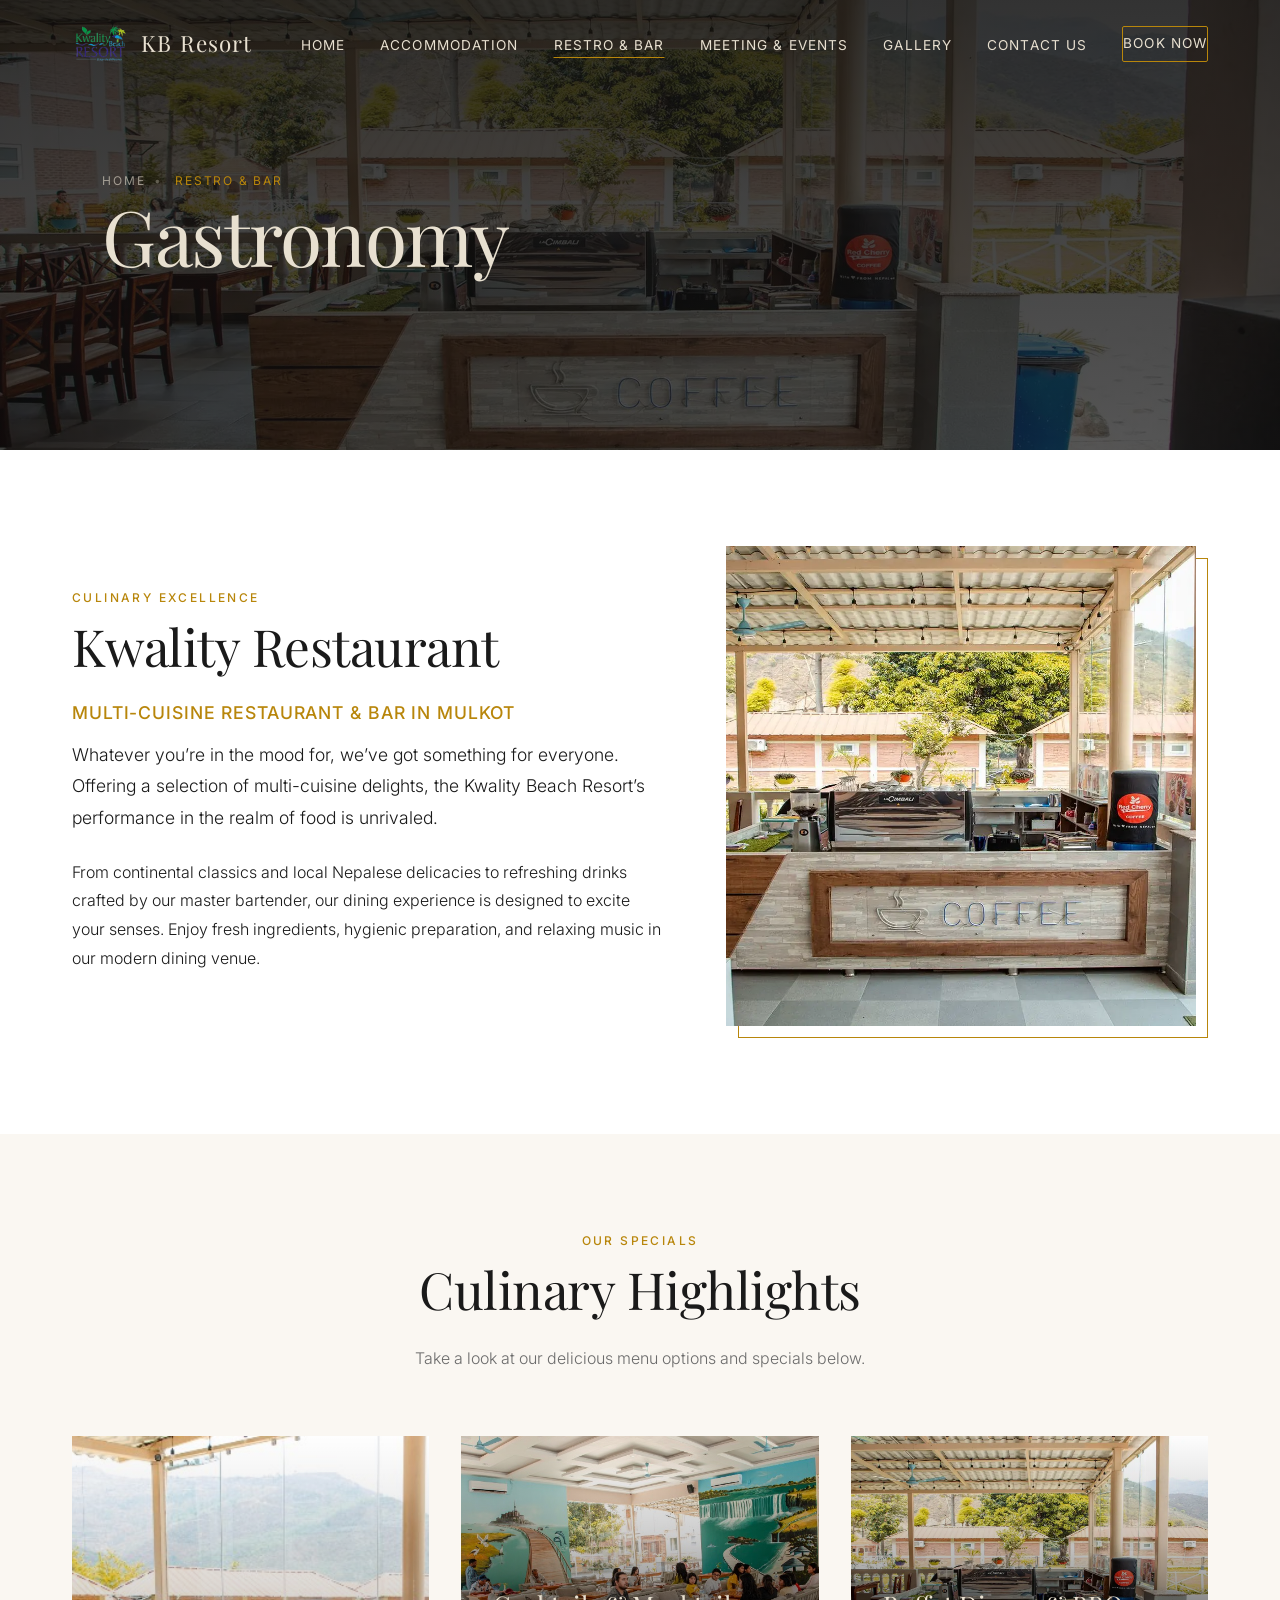
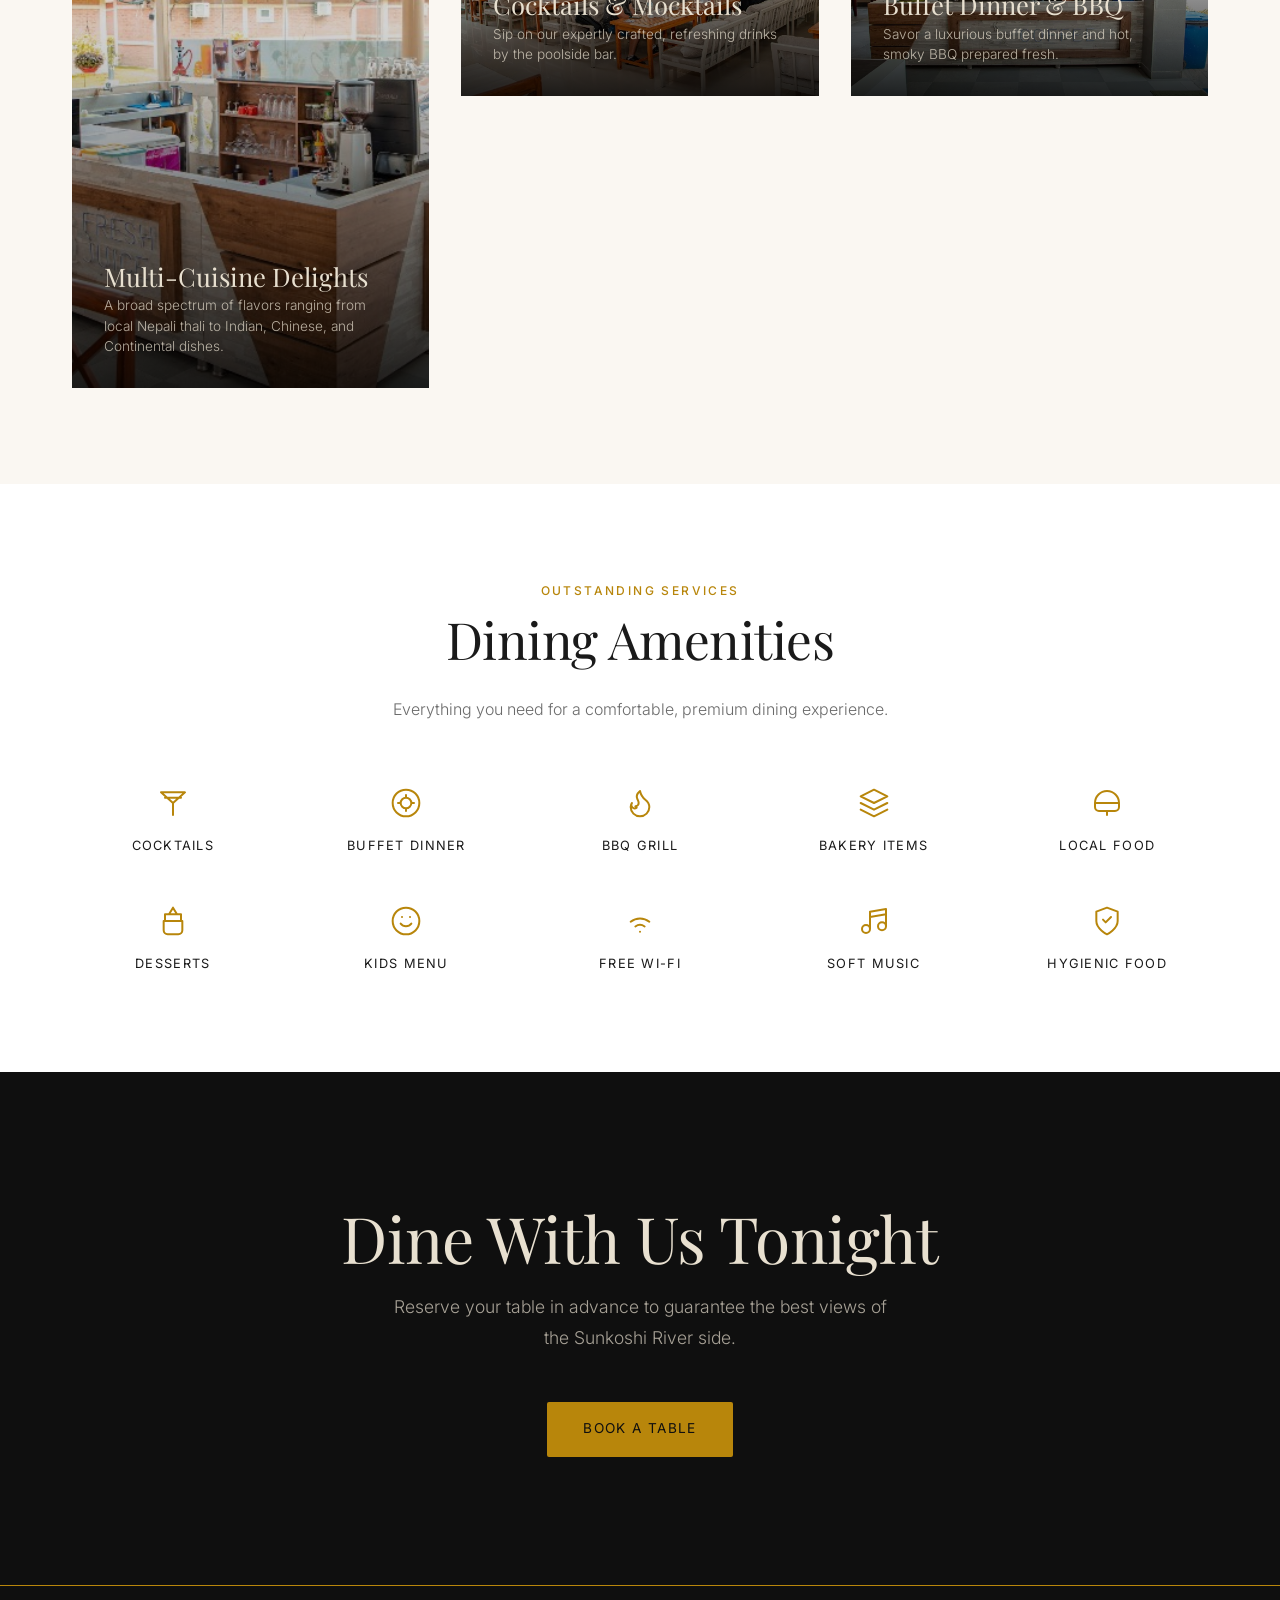
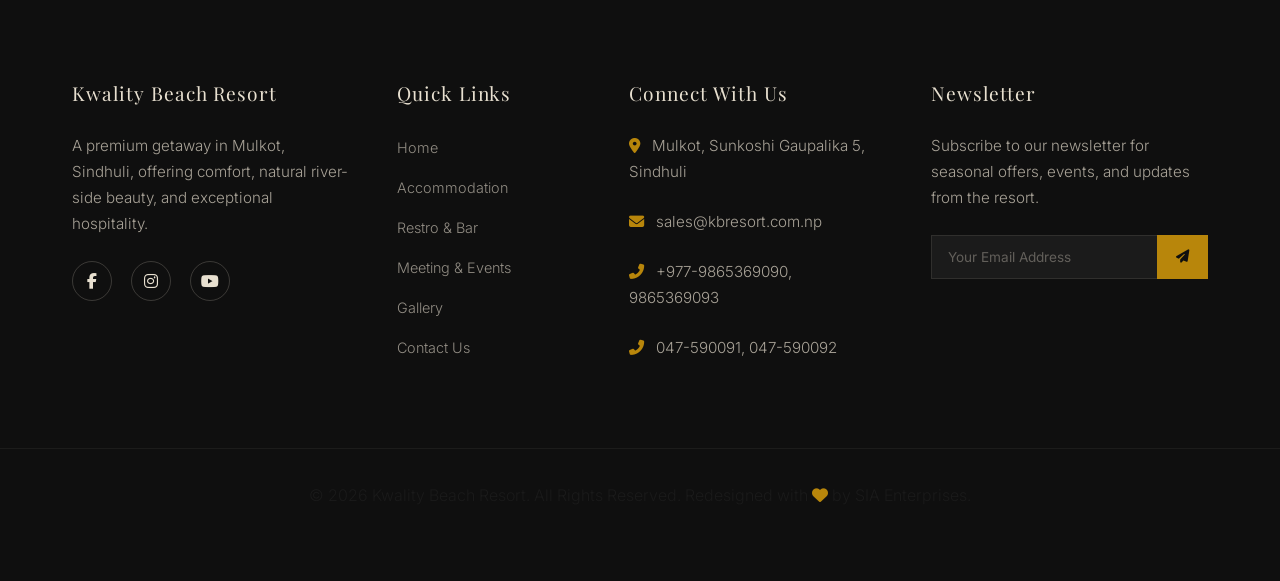
<file: dining.html>
<!DOCTYPE html>
<html lang="en">
<head>
  <meta charset="UTF-8">
  <meta name="viewport" content="width=device-width, initial-scale=1.0">
  <meta name="description" content="Dine in style at Kwality Restaurant, a premium multi-cuisine restaurant & bar at Kwality Beach Resort in Mulkot, Sindhuli.">
  <title>Restro & Bar - Kwality Beach Resort</title>
  
  <!-- Preconnect to Google Fonts -->
  <link rel="preconnect" href="https://fonts.googleapis.com">
  <link rel="preconnect" href="https://fonts.gstatic.com" crossorigin>
  
  <!-- FontAwesome for icons -->
  <link rel="stylesheet" href="https://cdnjs.cloudflare.com/ajax/libs/font-awesome/6.4.0/css/all.min.css">
  
  <!-- Custom Stylesheet -->
  <link rel="stylesheet" href="css/style.css">
</head>
<body>

  <!-- Navigation Header -->
  <header>
    <div class="container nav-container">
      <a href="index.html" class="logo">
        <img src="images/Kwality Beach Resort.jpg" alt="Kwality Beach Resort Logo" class="logo-img" loading="eager" width="40" height="40">
        <span class="logo-text">KB Resort</span>
      </a>
      <ul class="nav-links">
        <li><a href="index.html">Home</a></li>
        <li><a href="accommodation.html">Accommodation</a></li>
        <li><a href="dining.html" class="active">Restro & Bar</a></li>
        <li><a href="events.html">Meeting & Events</a></li>
        <li><a href="gallery.html">Gallery</a></li>
        <li><a href="contact.html">Contact Us</a></li>
        <li><a href="contact.html" class="btn-book">Book Now</a></li>
      </ul>
      <button class="mobile-menu-btn" aria-label="Toggle Menu">
        <i class="fas fa-bars"></i>
      </button>
    </div>
  </header>

  <!-- Fullscreen Mobile Navigation Drawer -->
  <div class="mobile-nav-drawer" id="mobile-nav-drawer">
    <ul class="mobile-nav-links">
      <li><a href="index.html">Home</a></li>
      <li><a href="accommodation.html">Accommodation</a></li>
      <li><a href="dining.html" class="active">Restro & Bar</a></li>
      <li><a href="events.html">Meeting & Events</a></li>
      <li><a href="gallery.html">Gallery</a></li>
      <li><a href="contact.html">Contact Us</a></li>
      <li><a href="contact.html" class="btn-book" style="margin-top: 1rem;">Book Now</a></li>
    </ul>
  </div>

  <!-- Page Header Banner -->
  <section class="page-header" style="background-image: url('images/restro and bar.webp');">
    <div class="page-header-content reveal">
      <span class="breadcrumb"><a href="index.html">Home</a> Restro & Bar</span>
      <h1>Gastronomy</h1>
    </div>
  </section>

  <!-- Restaurant Introduction -->
  <section class="section bg-white-luxury">
    <div class="container">
      <div class="welcome-grid">
        <div class="reveal">
          <span class="section-label">CULINARY EXCELLENCE</span>
          <h2>Kwality Restaurant</h2>
          <h3 style="color: var(--color-accent); font-weight: 500; font-family: var(--font-body); font-size: 1.1rem; margin: 1rem 0; letter-spacing: 0.05em; text-transform: uppercase;">
            Multi-Cuisine Restaurant & Bar in Mulkot
          </h3>
          <p style="font-size: 1.1rem; line-height: 1.8;">
            Whatever you’re in the mood for, we’ve got something for everyone. Offering a selection of multi-cuisine delights, the Kwality Beach Resort’s performance in the realm of food is unrivaled.
          </p>
          <p style="line-height: 1.8;">
            From continental classics and local Nepalese delicacies to refreshing drinks crafted by our master bartender, our dining experience is designed to excite your senses. Enjoy fresh ingredients, hygienic preparation, and relaxing music in our modern dining venue.
          </p>
        </div>
        <div class="welcome-img-container reveal delay-2">
          <img src="images/restro and bar.webp" alt="Restro and Bar Interior Dining Area" loading="lazy" width="540" height="480">
        </div>
      </div>
    </div>
  </section>

  <!-- Menu Specials Mosaic Grid -->
  <section class="section bg-warm-ivory">
    <div class="container">
      <div style="text-align: center; margin-bottom: 4rem;" class="reveal">
        <span class="section-label center-title">OUR SPECIALS</span>
        <h2 class="center-title">Culinary Highlights</h2>
        <p style="max-width: 600px; margin: 1rem auto 0 auto; color: var(--text-muted);">Take a look at our delicious menu options and specials below.</p>
      </div>

      <div class="dining-mosaic">
        <!-- Card 1 (Taller, spans 2 rows) -->
        <div class="dining-mosaic-card reveal delay-1">
          <img src="images/restaurant photo_2.jpg" alt="Tasty Dishes Plate" class="dining-mosaic-img" loading="lazy" width="600" height="800">
          <div class="dining-mosaic-content">
            <h3>Multi-Cuisine Delights</h3>
            <p>A broad spectrum of flavors ranging from local Nepali thali to Indian, Chinese, and Continental dishes.</p>
          </div>
        </div>

        <!-- Card 2 -->
        <div class="dining-mosaic-card reveal delay-2">
          <img src="images/restaurant photo_7.jpg" alt="Poolside Bar Drinks" class="dining-mosaic-img" loading="lazy" width="600" height="400">
          <div class="dining-mosaic-content">
            <h3>Cocktails & Mocktails</h3>
            <p>Sip on our expertly crafted, refreshing drinks by the poolside bar.</p>
          </div>
        </div>

        <!-- Card 3 -->
        <div class="dining-mosaic-card reveal delay-3">
          <img src="images/restro and bar.webp" alt="Buffet Dinner Setup" class="dining-mosaic-img" loading="lazy" width="600" height="400">
          <div class="dining-mosaic-content">
            <h3>Buffet Dinner & BBQ</h3>
            <p>Savor a luxurious buffet dinner and hot, smoky BBQ prepared fresh.</p>
          </div>
        </div>
      </div>
    </div>
  </section>

  <!-- Icon Grid Features Section -->
  <section class="section bg-white-luxury">
    <div class="container">
      <div style="text-align: center; margin-bottom: 4rem;" class="reveal">
        <span class="section-label center-title">OUTSTANDING SERVICES</span>
        <h2 class="center-title">Dining Amenities</h2>
        <p style="max-width: 600px; margin: 1rem auto 0 auto; color: var(--text-muted);">Everything you need for a comfortable, premium dining experience.</p>
      </div>

      <div class="dining-features-grid reveal">
        <!-- Feature 1: Cocktails/Mocktails -->
        <div class="dining-feature-item">
          <div class="dining-feature-icon">
            <svg viewBox="0 0 24 24"><path d="M12 21V12M12 12l9-8H3l9 8zM6 8h12"/></svg>
          </div>
          <span class="dining-feature-name">Cocktails</span>
        </div>

        <!-- Feature 2: Buffet Dinner -->
        <div class="dining-feature-item">
          <div class="dining-feature-icon">
            <svg viewBox="0 0 24 24"><path d="M12 2a10 10 0 1 0 10 10A10 10 0 0 0 12 2zm0 14a4 4 0 1 1 4-4 4 4 0 0 1-4 4zm6-4h-2M8 12H6m6-6v2m0 8v2"/></svg>
          </div>
          <span class="dining-feature-name">Buffet Dinner</span>
        </div>

        <!-- Feature 3: BBQ -->
        <div class="dining-feature-item">
          <div class="dining-feature-icon">
            <svg viewBox="0 0 24 24"><path d="M8.5 14.5A2.5 2.5 0 0 0 11 12c0-1.38-.5-2-1-3-1.072-2.143-.224-4.054 2-6 .5 2.5 2 4.9 4 6.5 2 1.6 3 3.5 3 5.5a7 7 0 1 1-14 0c0-1.153.433-2.294 1-3a2.5 2.5 0 0 0 3.5 3.5z"/></svg>
          </div>
          <span class="dining-feature-name">BBQ Grill</span>
        </div>

        <!-- Feature 4: Bakery Items -->
        <div class="dining-feature-item">
          <div class="dining-feature-icon">
            <svg viewBox="0 0 24 24"><path d="M12 2L2 7l10 5 10-5-10-5zM2 17l10 5 10-5M2 12l10 5 10-5"/></svg>
          </div>
          <span class="dining-feature-name">Bakery Items</span>
        </div>

        <!-- Feature 5: Local Food -->
        <div class="dining-feature-item">
          <div class="dining-feature-icon">
            <svg viewBox="0 0 24 24"><path d="M12 3a9 9 0 0 0-9 9h18a9 9 0 0 0-9-9zM3 12v3a3 3 0 0 0 3 3h12a3 3 0 0 0 3-3v-3M12 18v3"/></svg>
          </div>
          <span class="dining-feature-name">Local Food</span>
        </div>

        <!-- Feature 6: Desserts -->
        <div class="dining-feature-item">
          <div class="dining-feature-icon">
            <svg viewBox="0 0 24 24"><path d="M12 2L9 7h6zM5 12h14v7a3 3 0 0 1-3 3H8a3 3 0 0 1-3-3v-7zm1-5h12v5H6z"/></svg>
          </div>
          <span class="dining-feature-name">Desserts</span>
        </div>

        <!-- Feature 7: Kids Special -->
        <div class="dining-feature-item">
          <div class="dining-feature-icon">
            <svg viewBox="0 0 24 24"><circle cx="12" cy="12" r="10"/><path d="M8 14s1.5 2 4 2 4-2 4-2M9 9h.01M15 9h.01"/></svg>
          </div>
          <span class="dining-feature-name">Kids Menu</span>
        </div>

        <!-- Feature 8: Free Wi-Fi -->
        <div class="dining-feature-item">
          <div class="dining-feature-icon">
            <svg viewBox="0 0 24 24"><path d="M5 12.55a11 11 0 0 1 14 0M8.53 16.11a6 6 0 0 1 6.94 0M12 20h.01"/></svg>
          </div>
          <span class="dining-feature-name">Free Wi-Fi</span>
        </div>

        <!-- Feature 9: Soft Music -->
        <div class="dining-feature-item">
          <div class="dining-feature-icon">
            <svg viewBox="0 0 24 24"><path d="M9 18V5l12-2v13M9 9l12-2M9 18a3 3 0 1 1-6 0 3 3 0 0 1 6 0zm12-2a3 3 0 1 1-6 0 3 3 0 0 1 6 0z"/></svg>
          </div>
          <span class="dining-feature-name">Soft Music</span>
        </div>

        <!-- Feature 10: 100% Hygienic Food -->
        <div class="dining-feature-item">
          <div class="dining-feature-icon">
            <svg viewBox="0 0 24 24"><path d="M12 22s8-4 8-10V5l-8-3-8 3v7c0 6 8 10 8 10zM9 11l2 2 4-4"/></svg>
          </div>
          <span class="dining-feature-name">Hygienic Food</span>
        </div>
      </div>
    </div>
  </section>

  <!-- Dine With Us CTA Banner -->
  <section class="dining-cta-banner reveal">
    <div class="container">
      <h2>Dine With Us Tonight</h2>
      <p>Reserve your table in advance to guarantee the best views of the Sunkoshi River side.</p>
      <a href="contact.html" class="btn-cta btn-cta-solid">Book a Table</a>
    </div>
  </section>

  <!-- Footer -->
  <footer>
    <div class="container footer-grid">
      <!-- Col 1 -->
      <div class="footer-col">
        <h3>Kwality Beach Resort</h3>
        <p style="margin-top: 1rem; line-height: 1.7; max-width: 300px;">
          A premium getaway in Mulkot, Sindhuli, offering comfort, natural river-side beauty, and exceptional hospitality.
        </p>
        <div class="social-links" style="margin-top: 1.5rem;">
          <a href="https://www.facebook.com/kbresort" class="social-icon" target="_blank" aria-label="Facebook"><i class="fab fa-facebook-f"></i></a>
          <a href="https://www.instagram.com/kbresort" class="social-icon" target="_blank" aria-label="Instagram"><i class="fab fa-instagram"></i></a>
          <a href="https://www.youtube.com/@kbresort" class="social-icon" target="_blank" aria-label="YouTube"><i class="fab fa-youtube"></i></a>
        </div>
      </div>
      <!-- Col 2 -->
      <div class="footer-col">
        <h3>Quick Links</h3>
        <ul class="footer-links" style="margin-top: 1rem;">
          <li><a href="index.html">Home</a></li>
          <li><a href="accommodation.html">Accommodation</a></li>
          <li><a href="dining.html">Restro & Bar</a></li>
          <li><a href="events.html">Meeting & Events</a></li>
          <li><a href="gallery.html">Gallery</a></li>
          <li><a href="contact.html">Contact Us</a></li>
        </ul>
      </div>
      <!-- Col 3 -->
      <div class="footer-col">
        <h3>Connect With Us</h3>
        <p style="margin-top: 1rem;"><i class="fas fa-map-marker-alt" style="color: var(--color-accent); margin-right: 0.5rem;"></i> Mulkot, Sunkoshi Gaupalika 5, Sindhuli</p>
        <p><i class="fas fa-envelope" style="color: var(--color-accent); margin-right: 0.5rem;"></i> sales@kbresort.com.np</p>
        <p><i class="fas fa-phone-alt" style="color: var(--color-accent); margin-right: 0.5rem;"></i> +977-9865369090, 9865369093</p>
        <p><i class="fas fa-phone-alt" style="color: var(--color-accent); margin-right: 0.5rem;"></i> 047-590091, 047-590092</p>
      </div>
      <!-- Col 4 -->
      <div class="footer-col">
        <h3>Newsletter</h3>
        <p style="margin-top: 1rem; line-height: 1.7; max-width: 300px; margin-bottom: 1.5rem;">
          Subscribe to our newsletter for seasonal offers, events, and updates from the resort.
        </p>
        <form class="newsletter-form" action="#">
          <input type="email" placeholder="Your Email Address" required aria-label="Email Address">
          <button class="newsletter-btn" type="submit" aria-label="Subscribe"><i class="fas fa-paper-plane"></i></button>
        </form>
      </div>
    </div>
    <div class="footer-bottom">
      <p>© 2026 Kwality Beach Resort. All Rights Reserved. Redesigned with <i class="fas fa-heart" style="color: var(--color-accent);"></i> by SIA Enterprises.</p>
    </div>
  </footer>

  <!-- Sunkoshi River Wave Transition Container -->
  <div id="river-transition" aria-hidden="true">
    <svg id="river-svg" viewBox="0 0 1440 900" preserveAspectRatio="none" xmlns="http://www.w3.org/2000/svg">
      <path id="river-path-1" d="" fill="#1b4f72" opacity="0.95"/>
      <path id="river-path-2" d="" fill="#0e3a57" opacity="0.85"/>
      <path id="river-path-3" d="" fill="#0a2535" opacity="0.9"/>
    </svg>
  </div>

  <!-- Custom Scripts -->
  <script src="js/main.js"></script>
</body>
</html>
</file>
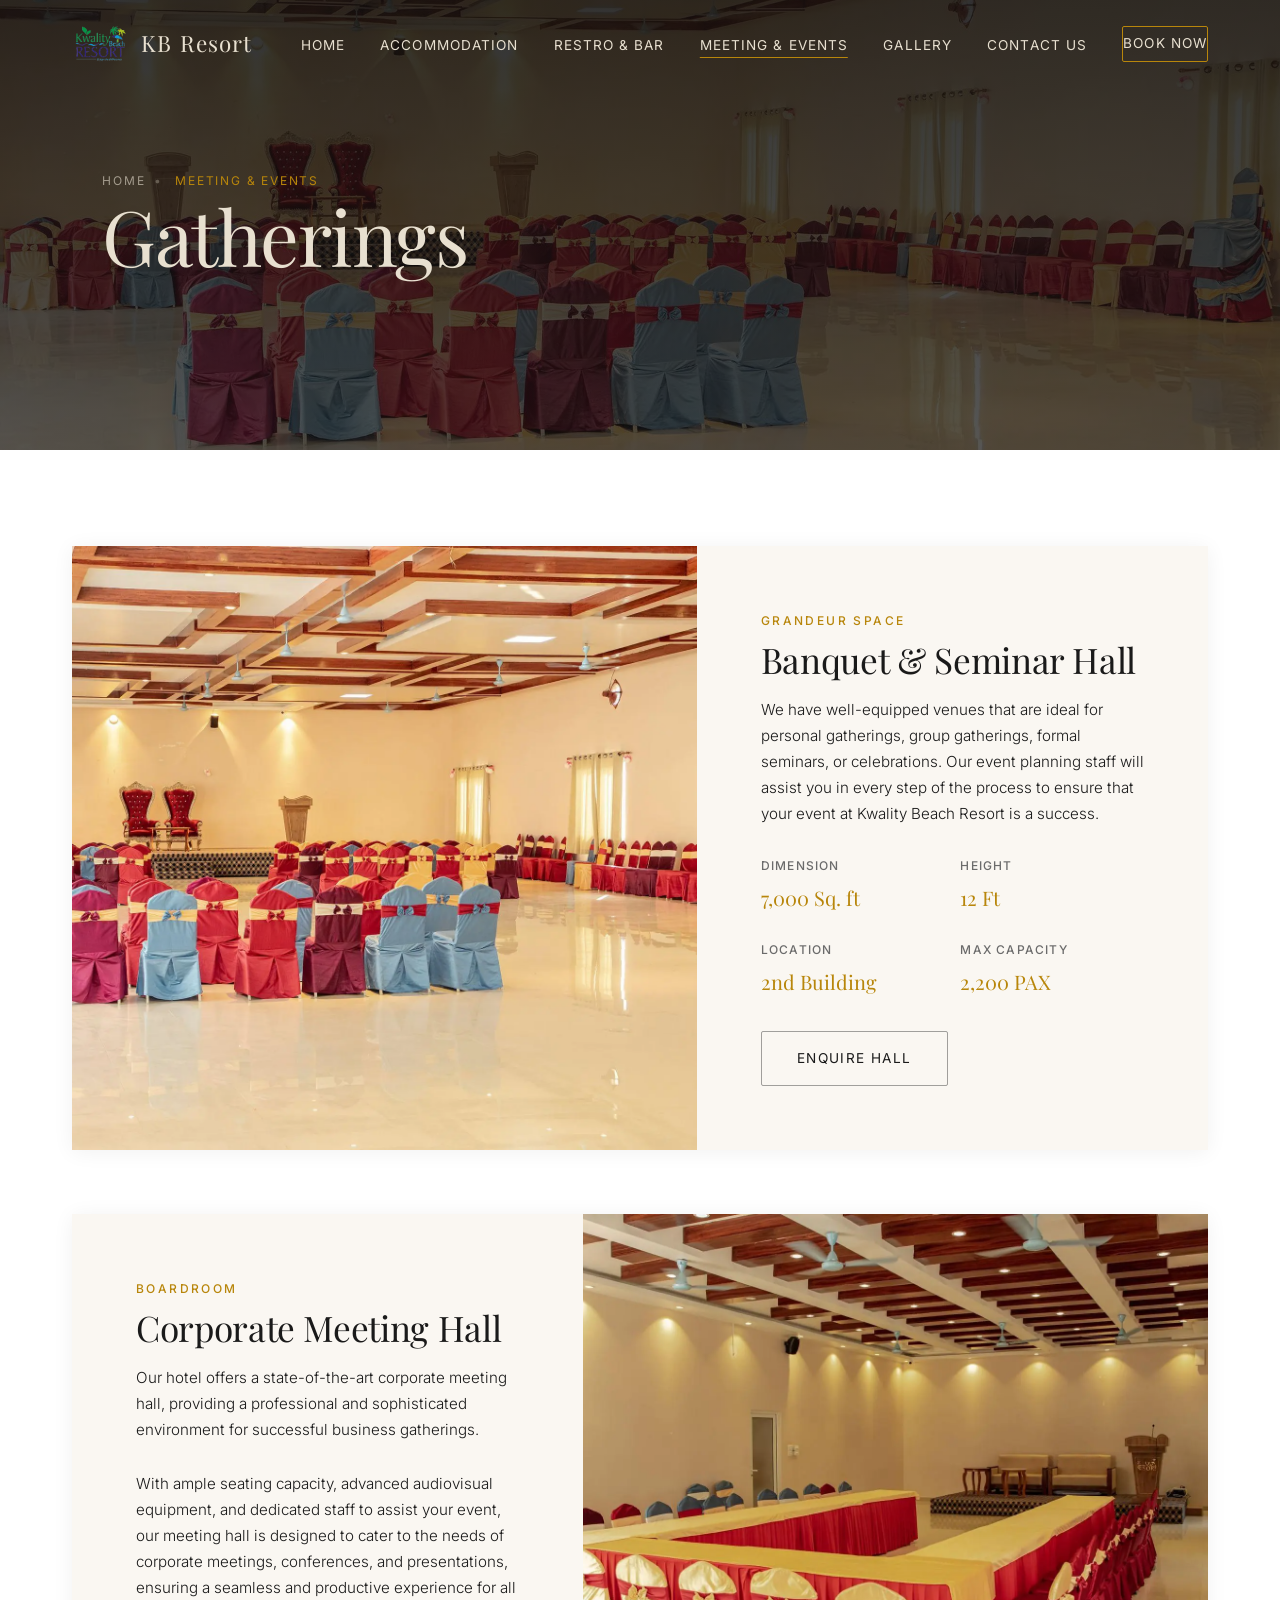
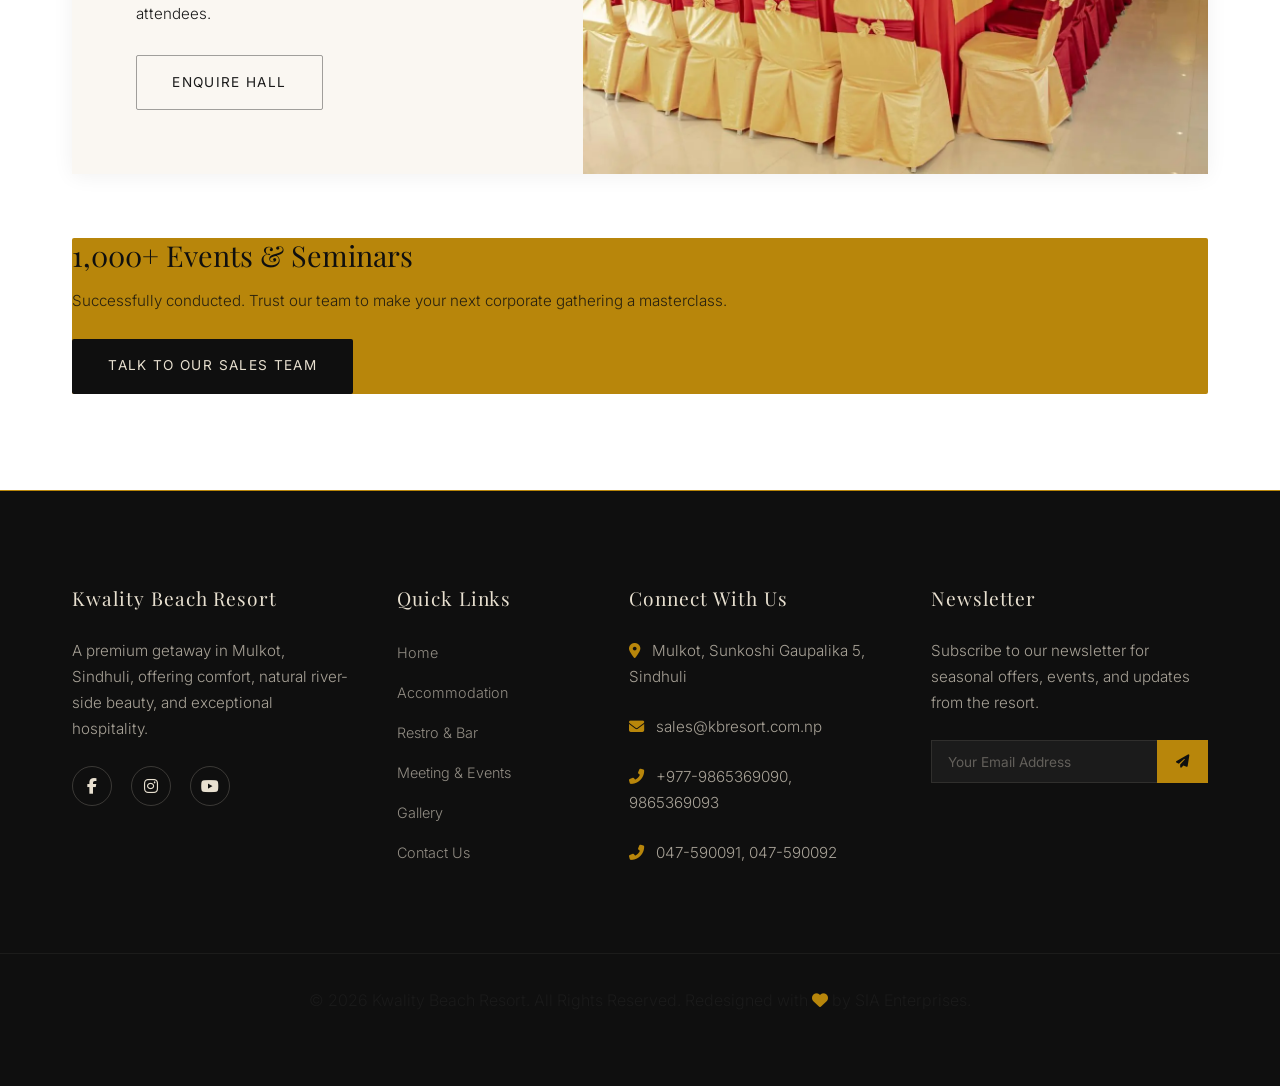
<file: events.html>
<!DOCTYPE html>
<html lang="en">
<head>
  <meta charset="UTF-8">
  <meta name="viewport" content="width=device-width, initial-scale=1.0">
  <meta name="description" content="Plan successful corporate conferences, events, and wedding banquets at Kwality Beach Resort's premium seminar halls in Sindhuli.">
  <title>Meeting & Events - Kwality Beach Resort</title>
  
  <!-- Preconnect to Google Fonts -->
  <link rel="preconnect" href="https://fonts.googleapis.com">
  <link rel="preconnect" href="https://fonts.gstatic.com" crossorigin>
  
  <!-- FontAwesome for icons -->
  <link rel="stylesheet" href="https://cdnjs.cloudflare.com/ajax/libs/font-awesome/6.4.0/css/all.min.css">
  
  <!-- Custom Stylesheet -->
  <link rel="stylesheet" href="css/style.css">
</head>
<body>

  <!-- Navigation Header -->
  <header>
    <div class="container nav-container">
      <a href="index.html" class="logo">
        <img src="images/Kwality Beach Resort.jpg" alt="Kwality Beach Resort Logo" class="logo-img" loading="eager" width="40" height="40">
        <span class="logo-text">KB Resort</span>
      </a>
      <ul class="nav-links">
        <li><a href="index.html">Home</a></li>
        <li><a href="accommodation.html">Accommodation</a></li>
        <li><a href="dining.html">Restro & Bar</a></li>
        <li><a href="events.html" class="active">Meeting & Events</a></li>
        <li><a href="gallery.html">Gallery</a></li>
        <li><a href="contact.html">Contact Us</a></li>
        <li><a href="contact.html" class="btn-book">Book Now</a></li>
      </ul>
      <button class="mobile-menu-btn" aria-label="Toggle Menu">
        <i class="fas fa-bars"></i>
      </button>
    </div>
  </header>

  <!-- Fullscreen Mobile Navigation Drawer -->
  <div class="mobile-nav-drawer" id="mobile-nav-drawer">
    <ul class="mobile-nav-links">
      <li><a href="index.html">Home</a></li>
      <li><a href="accommodation.html">Accommodation</a></li>
      <li><a href="dining.html">Restro & Bar</a></li>
      <li><a href="events.html" class="active">Meeting & Events</a></li>
      <li><a href="gallery.html">Gallery</a></li>
      <li><a href="contact.html">Contact Us</a></li>
      <li><a href="contact.html" class="btn-book" style="margin-top: 1rem;">Book Now</a></li>
    </ul>
  </div>

  <!-- Page Header Banner -->
  <section class="page-header" style="background-image: url('images/meetings.webp');">
    <div class="page-header-content reveal">
      <span class="breadcrumb"><a href="index.html">Home</a> Meeting & Events</span>
      <h1>Gatherings</h1>
    </div>
  </section>

  <!-- Event Halls Section -->
  <section class="section bg-white-luxury">
    <div class="container">
      
      <!-- Hall 1: Banquet & Seminar Hall -->
      <div class="event-hall-card reveal">
        <div class="event-hall-img">
          <img src="images/meetings.webp" alt="Banquet & Seminar Hall" loading="lazy" width="660" height="480">
        </div>
        <div class="event-hall-info">
          <span class="section-label">GRANDEUR SPACE</span>
          <h2>Banquet & Seminar Hall</h2>
          <p>
            We have well-equipped venues that are ideal for personal gatherings, group gatherings, formal seminars, or celebrations. Our event planning staff will assist you in every step of the process to ensure that your event at Kwality Beach Resort is a success.
          </p>
          <div class="event-hall-specs">
            <div class="spec-item">
              <span class="spec-label">Dimension</span>
              <span class="spec-val">7,000 Sq. ft</span>
            </div>
            <div class="spec-item">
              <span class="spec-label">Height</span>
              <span class="spec-val">12 Ft</span>
            </div>
            <div class="spec-item">
              <span class="spec-label">Location</span>
              <span class="spec-val">2nd Building</span>
            </div>
            <div class="spec-item">
              <span class="spec-label">Max Capacity</span>
              <span class="spec-val">2,200 PAX</span>
            </div>
          </div>
          <a href="contact.html" class="btn-cta btn-cta-dark-outline">Enquire Hall</a>
        </div>
      </div>

      <!-- Hall 2: Corporate Meeting Hall -->
      <div class="event-hall-card reveal">
        <div class="event-hall-img">
          <img src="images/meetings (1).webp" alt="Corporate Meeting Hall" loading="lazy" width="660" height="480">
        </div>
        <div class="event-hall-info">
          <span class="section-label">BOARDROOM</span>
          <h2>Corporate Meeting Hall</h2>
          <p>
            Our hotel offers a state-of-the-art corporate meeting hall, providing a professional and sophisticated environment for successful business gatherings.
          </p>
          <p>
            With ample seating capacity, advanced audiovisual equipment, and dedicated staff to assist your event, our meeting hall is designed to cater to the needs of corporate meetings, conferences, and presentations, ensuring a seamless and productive experience for all attendees.
          </p>
          <a href="contact.html" class="btn-cta btn-cta-dark-outline">Enquire Hall</a>
        </div>
      </div>

      <!-- Event Stat callout -->
      <div class="stats-bar reveal" style="margin-top: 4rem; background-color: var(--color-accent); border-radius: 2px;">
        <div class="stats-text">
          <h3 style="color: var(--bg-dark); font-family: var(--font-heading); font-size: 1.8rem;">1,000+ Events & Seminars</h3>
          <p style="color: rgba(15, 15, 15, 0.85); font-family: var(--font-body); font-size: 0.95rem; font-weight: 300;">Successfully conducted. Trust our team to make your next corporate gathering a masterclass.</p>
        </div>
        <a href="contact.html" class="btn-cta btn-cta-solid" style="background-color: var(--bg-dark); color: var(--text-light);">Talk to our Sales Team</a>
      </div>

    </div>
  </section>

  <!-- Footer -->
  <footer>
    <div class="container footer-grid">
      <!-- Col 1 -->
      <div class="footer-col">
        <h3>Kwality Beach Resort</h3>
        <p style="margin-top: 1rem; line-height: 1.7; max-width: 300px;">
          A premium getaway in Mulkot, Sindhuli, offering comfort, natural river-side beauty, and exceptional hospitality.
        </p>
        <div class="social-links" style="margin-top: 1.5rem;">
          <a href="https://www.facebook.com/kbresort" class="social-icon" target="_blank" aria-label="Facebook"><i class="fab fa-facebook-f"></i></a>
          <a href="https://www.instagram.com/kbresort" class="social-icon" target="_blank" aria-label="Instagram"><i class="fab fa-instagram"></i></a>
          <a href="https://www.youtube.com/@kbresort" class="social-icon" target="_blank" aria-label="YouTube"><i class="fab fa-youtube"></i></a>
        </div>
      </div>
      <!-- Col 2 -->
      <div class="footer-col">
        <h3>Quick Links</h3>
        <ul class="footer-links" style="margin-top: 1rem;">
          <li><a href="index.html">Home</a></li>
          <li><a href="accommodation.html">Accommodation</a></li>
          <li><a href="dining.html">Restro & Bar</a></li>
          <li><a href="events.html">Meeting & Events</a></li>
          <li><a href="gallery.html">Gallery</a></li>
          <li><a href="contact.html">Contact Us</a></li>
        </ul>
      </div>
      <!-- Col 3 -->
      <div class="footer-col">
        <h3>Connect With Us</h3>
        <p style="margin-top: 1rem;"><i class="fas fa-map-marker-alt" style="color: var(--color-accent); margin-right: 0.5rem;"></i> Mulkot, Sunkoshi Gaupalika 5, Sindhuli</p>
        <p><i class="fas fa-envelope" style="color: var(--color-accent); margin-right: 0.5rem;"></i> sales@kbresort.com.np</p>
        <p><i class="fas fa-phone-alt" style="color: var(--color-accent); margin-right: 0.5rem;"></i> +977-9865369090, 9865369093</p>
        <p><i class="fas fa-phone-alt" style="color: var(--color-accent); margin-right: 0.5rem;"></i> 047-590091, 047-590092</p>
      </div>
      <!-- Col 4 -->
      <div class="footer-col">
        <h3>Newsletter</h3>
        <p style="margin-top: 1rem; line-height: 1.7; max-width: 300px; margin-bottom: 1.5rem;">
          Subscribe to our newsletter for seasonal offers, events, and updates from the resort.
        </p>
        <form class="newsletter-form" action="#">
          <input type="email" placeholder="Your Email Address" required aria-label="Email Address">
          <button class="newsletter-btn" type="submit" aria-label="Subscribe"><i class="fas fa-paper-plane"></i></button>
        </form>
      </div>
    </div>
    <div class="footer-bottom">
      <p>© 2026 Kwality Beach Resort. All Rights Reserved. Redesigned with <i class="fas fa-heart" style="color: var(--color-accent);"></i> by SIA Enterprises.</p>
    </div>
  </footer>

  <!-- Sunkoshi River Wave Transition Container -->
  <div id="river-transition" aria-hidden="true">
    <svg id="river-svg" viewBox="0 0 1440 900" preserveAspectRatio="none" xmlns="http://www.w3.org/2000/svg">
      <path id="river-path-1" d="" fill="#1b4f72" opacity="0.95"/>
      <path id="river-path-2" d="" fill="#0e3a57" opacity="0.85"/>
      <path id="river-path-3" d="" fill="#0a2535" opacity="0.9"/>
    </svg>
  </div>

  <!-- Custom Scripts -->
  <script src="js/main.js"></script>
</body>
</html>
</file>
<file: css/style.css>
/* ==========================================================================
   KWALITY BEACH RESORT - QUIET LUXURY DESIGN SYSTEM
   ========================================================================== */

/* Google Fonts Import */
@import url('https://fonts.googleapis.com/css2?family=Inter:wght@300;400;500;600&family=Playfair+Display:ital,wght@0,400;0,600;0,700;1,400&display=swap');

/* Design Tokens & Variables */
:root {
  /* Color Palette */
  --bg-dark: #0f0f0f;
  --bg-light: #faf7f2;
  --color-accent: #b8860b;
  --color-accent-hover: #9c7109;
  --gold: #c9a84c;
  --text-dark: #1a1a1a;
  --text-muted: #6b6b6b;
  --text-light: #e8e0d0;
  --card-bg: #ffffff;
  
  /* Fonts */
  --font-heading: 'Playfair Display', serif;
  --font-body: 'Inter', sans-serif;
  
  /* UI Attributes */
  --card-shadow: 0 2px 20px rgba(0, 0, 0, 0.06);
  --transition-normal: 0.3s cubic-bezier(0.4, 0, 0.2, 1);
  --transition-slow: 0.6s cubic-bezier(0.4, 0, 0.2, 1);
  --container-width: 1200px;
}

/* Modern CSS Reset & Basics */
*, *::before, *::after {
  box-sizing: border-box;
  margin: 0;
  padding: 0;
}

html {
  scroll-behavior: smooth;
  font-size: 16px;
  -webkit-font-smoothing: antialiased;
}

body {
  font-family: var(--font-body);
  color: var(--text-dark);
  background-color: var(--bg-light);
  line-height: 1.75;
  font-weight: 300;
  overflow-x: hidden;
}

/* Typography */
h1, h2, h3, h4, h5, h6 {
  font-family: var(--font-heading);
  font-weight: 400;
  line-height: 1.2;
  color: var(--text-dark);
}

h1 {
  font-family: var(--font-heading);
  font-weight: 300;
  font-size: clamp(2.8rem, 6vw, 5.5rem);
  letter-spacing: -0.02em;
  line-height: 1.1;
  color: var(--text-light);
}

h2 {
  font-family: var(--font-heading);
  font-weight: 400;
  font-size: clamp(2rem, 4vw, 3.5rem);
  letter-spacing: -0.01em;
  margin-bottom: 1.5rem;
}

h3 {
  font-family: var(--font-heading);
  font-weight: 400;
  font-size: 1.8rem;
  margin-bottom: 1rem;
}

p {
  color: var(--text-dark);
  font-weight: 300;
  font-size: 1rem;
  margin-bottom: 1.5rem;
}

/* Section Tag Label */
.section-label {
  font-family: var(--font-body);
  font-weight: 500;
  font-size: 0.75rem;
  letter-spacing: 0.2em;
  color: var(--color-accent);
  text-transform: uppercase;
  display: block;
  margin-bottom: 0.5rem;
}

a {
  color: inherit;
  text-decoration: none;
  transition: var(--transition-normal);
}

img {
  max-width: 100%;
  height: auto;
  display: block;
}

/* Layout Utilities */
.container {
  max-width: var(--container-width);
  margin: 0 auto;
  padding: 0 2rem;
  width: 100%;
}

.section {
  padding: 6rem 0;
}

.section-dark {
  background-color: var(--bg-dark);
  color: var(--text-light);
}

.section-dark h2, .section-dark h3 {
  color: var(--text-light);
}

.section-dark p {
  color: rgba(232, 224, 208, 0.7);
}

/* Sunkoshi River Wave Page Transition */
#river-transition {
  position: fixed;
  inset: 0;
  z-index: 9990;
  pointer-events: none;
  opacity: 0;
  transition: opacity 0.3s ease;
}

#river-svg {
  width: 100%;
  height: 100%;
  display: block;
}

/* Navigation Header */
header {
  position: fixed;
  top: 0;
  left: 0;
  width: 100%;
  z-index: 1000;
  padding: 1.5rem 0;
  background: transparent;
  transition: background var(--transition-normal), padding var(--transition-normal);
}

header.scrolled {
  background: rgba(15, 15, 15, 0.95);
  backdrop-filter: blur(12px);
  -webkit-backdrop-filter: blur(12px);
  padding: 1rem 0;
  border-bottom: 1px solid rgba(232, 224, 208, 0.08);
}

.nav-container {
  display: flex;
  justify-content: space-between;
  align-items: center;
}

.logo {
  display: flex;
  align-items: center;
  gap: 0.75rem;
  text-decoration: none;
}

.logo-img {
  height: 40px;
  width: auto;
  border-radius: 2px;
  object-fit: contain;
  transition: transform var(--transition-normal);
}

.logo:hover .logo-img {
  transform: scale(1.05);
}

.logo-text {
  font-family: var(--font-heading);
  font-weight: 400;
  font-size: 1.4rem;
  color: var(--text-light);
  letter-spacing: 0.05em;
  transition: var(--transition-normal);
}

.nav-links {
  display: flex;
  list-style: none;
  gap: 2.2rem;
  align-items: center;
}

.nav-links a {
  color: var(--text-light);
  font-size: 0.85rem;
  font-weight: 400;
  letter-spacing: 0.08em;
  text-transform: uppercase;
  position: relative;
  padding: 0.3rem 0;
}

.nav-links a::after {
  content: '';
  position: absolute;
  bottom: 0;
  left: 50%;
  width: 0;
  height: 1px;
  background-color: var(--color-accent);
  transition: var(--transition-normal);
  transform: translateX(-50%);
}

.nav-links a:hover::after, .nav-links a.active::after {
  width: 100%;
}

/* Pill Button */
.btn-book {
  border: 1px solid var(--color-accent);
  color: var(--color-accent);
  background: transparent;
  padding: 0.5rem 1.4rem;
  border-radius: 2px;
  font-weight: 400;
  font-size: 0.85rem;
  letter-spacing: 0.08em;
  text-transform: uppercase;
  transition: var(--transition-normal);
  display: inline-block;
}

.btn-book:hover {
  background: var(--color-accent);
  color: var(--bg-dark);
}

.mobile-menu-btn {
  display: none;
  background: none;
  border: none;
  font-size: 1.5rem;
  color: var(--text-light);
  cursor: pointer;
  z-index: 1002;
}

/* Fullscreen Menu Drawer */
.mobile-nav-drawer {
  position: fixed;
  top: 0;
  right: -100%;
  width: 100%;
  height: 100vh;
  background: var(--bg-dark);
  z-index: 1001;
  display: flex;
  flex-direction: column;
  justify-content: center;
  align-items: center;
  transition: right 0.5s cubic-bezier(0.4, 0, 0.2, 1);
}

.mobile-nav-drawer.active {
  right: 0;
}

.mobile-nav-links {
  list-style: none;
  text-align: center;
  display: flex;
  flex-direction: column;
  gap: 2rem;
}

.mobile-nav-links a {
  font-family: var(--font-heading);
  font-size: 2.2rem;
  color: var(--text-light);
  font-weight: 300;
  letter-spacing: 0.02em;
}

.mobile-nav-links a:hover, .mobile-nav-links a.active {
  color: var(--color-accent);
}

/* Button Classes */
.btn-cta {
  display: inline-flex;
  align-items: center;
  justify-content: center;
  padding: 0.9rem 2.2rem;
  font-family: var(--font-body);
  font-size: 0.85rem;
  font-weight: 400;
  letter-spacing: 0.1em;
  text-transform: uppercase;
  border-radius: 2px;
  cursor: pointer;
  transition: var(--transition-normal);
  border: 1px solid transparent;
}

.btn-cta-solid {
  background-color: var(--color-accent);
  color: var(--bg-dark);
}

.btn-cta-solid:hover {
  background-color: var(--color-accent-hover);
}

.btn-cta-outline {
  background-color: transparent;
  border: 1px solid rgba(232, 224, 208, 0.4);
  color: var(--text-light);
}

.btn-cta-outline:hover {
  border-color: var(--text-light);
  background-color: rgba(255, 255, 255, 0.05);
}

.btn-cta-dark-outline {
  background-color: transparent;
  border: 1px solid rgba(26, 26, 26, 0.4);
  color: var(--text-dark);
}

.btn-cta-dark-outline:hover {
  border-color: var(--text-dark);
  background-color: rgba(0, 0, 0, 0.03);
}

/* Hero Section */
.hero {
  position: relative;
  height: 100vh;
  width: 100%;
  overflow: hidden;
  display: flex;
  align-items: center;
  background-color: var(--bg-dark);
}

/* Hero Section */
.hero {
  position: relative;
  height: 100vh;
  width: 100%;
  overflow: hidden;
  display: flex;
  align-items: center;
  background-color: var(--bg-dark);
}

.hero-carousel {
  position: absolute;
  inset: 0;
  width: 100%;
  height: 100%;
  z-index: 1;
}

.hero-slide {
  position: absolute;
  inset: 0;
  width: 100%;
  height: 100%;
  opacity: 0;
  z-index: 0;
  transition: opacity 1.2s ease-in-out;
}

.hero-slide.active {
  opacity: 1;
  z-index: 1;
}

.hero-slide img {
  width: 100%;
  height: 100%;
  object-fit: cover;
}

.hero-slide.active img {
  animation: kenBurns 5.5s ease-in-out forwards;
}

@keyframes kenBurns {
  from {
    transform: scale(1.0);
  }
  to {
    transform: scale(1.08);
  }
}

/* Carousel dots indicator */
.carousel-dots {
  position: absolute;
  bottom: 8.5rem;
  left: 50%;
  transform: translateX(-50%);
  z-index: 3;
  display: flex;
  gap: 8px;
  align-items: center;
}

.carousel-dot {
  width: 6px;
  height: 6px;
  border-radius: 50%;
  background: rgba(201, 168, 76, 0.3);
  cursor: pointer;
  transition: width 0.4s ease, border-radius 0.4s ease, background 0.4s ease;
}

.carousel-dot.active {
  background: var(--gold);
  width: 24px;
  border-radius: 3px;
}

/* Floating YouTube Video Panel */
.hero-video-panel {
  position: absolute;
  bottom: 3rem;
  right: 4rem;
  width: 280px;
  border: 0.5px solid rgba(201, 168, 76, 0.4);
  background: rgba(12, 12, 11, 0.6);
  backdrop-filter: blur(8px);
  -webkit-backdrop-filter: blur(8px);
  z-index: 3;
  opacity: 0;
  transform: translateY(30px);
  transition: opacity 0.8s cubic-bezier(0.4, 0, 0.2, 1),
              transform 0.8s cubic-bezier(0.4, 0, 0.2, 1),
              border-color 0.3s ease;
  overflow: hidden;
  border-radius: 2px;
}

@media (max-width: 900px) {
  .hero-video-panel {
    display: none !important;
  }
}

.hero-video-panel.visible {
  opacity: 1;
  transform: translateY(0);
}

.hero-video-panel:hover {
  border-color: rgba(201, 168, 76, 0.75);
}

/* Label Bar */
.video-label-bar {
  background: var(--gold);
  padding: 0.4rem 1rem;
  font-family: var(--font-body);
  font-weight: 500;
  font-size: 0.58rem;
  letter-spacing: 0.22em;
  text-transform: uppercase;
  color: #0c0c0b;
  display: flex;
  align-items: center;
  gap: 6px;
  position: relative;
  overflow: hidden;
}

/* Pulse Animation for Red Dot */
.pulse-dot {
  width: 5px;
  height: 5px;
  border-radius: 50%;
  background: #ff5533;
  animation: pulse 1.8s infinite;
}

@keyframes pulse {
  0%, 100% {
    opacity: 1;
    transform: scale(1);
  }
  50% {
    opacity: 0.4;
    transform: scale(1.4);
  }
}

/* Shimmer gradient overlay */
.video-label-bar::after {
  content: '';
  position: absolute;
  inset: 0;
  background: linear-gradient(120deg, transparent 30%, rgba(255, 255, 255, 0.3) 50%, transparent 70%);
  background-size: 200% 100%;
  background-position: -100% 0;
  pointer-events: none;
}

.hero-video-panel:hover .video-label-bar::after {
  animation: shimmer 0.6s ease-in-out forwards;
}

@keyframes shimmer {
  0% {
    background-position: -100% 0;
  }
  100% {
    background-position: 200% 0;
  }
}

/* Video IFrame */
.video-iframe-container {
  width: 100%;
  aspect-ratio: 16/9;
  overflow: hidden;
}

.video-iframe-container iframe {
  width: 100%;
  height: 100%;
  border: none;
  display: block;
}

/* Bottom Bar */
.video-bottom-bar {
  padding: 0.7rem 1rem;
  display: flex;
  justify-content: space-between;
  align-items: center;
  background: rgba(12, 12, 11, 0.4);
}

.video-info {
  display: flex;
  flex-direction: column;
  gap: 2px;
}

.video-title {
  font-family: 'Cormorant Garamond', 'Playfair Display', serif;
  font-weight: 400;
  font-size: 0.85rem;
  color: #e2d9ca;
  line-height: 1.2;
}

.video-location {
  font-family: var(--font-body);
  font-weight: 300;
  font-size: 0.65rem;
  letter-spacing: 0.08em;
  color: rgba(226, 217, 202, 0.5);
  text-transform: uppercase;
}

.video-link {
  font-family: var(--font-body);
  font-weight: 400;
  font-size: 0.6rem;
  letter-spacing: 0.1em;
  color: var(--gold);
  text-decoration: none;
  transition: color 0.3s ease;
}

.video-link:hover {
  color: #ffffff;
}

.hero-overlay {
  position: absolute;
  inset: 0;
  background: linear-gradient(to right, rgba(0,0,0,0.8) 40%, rgba(0,0,0,0.3) 100%);
  z-index: 2;
}

.hero-content {
  position: relative;
  z-index: 3;
  padding-left: clamp(2rem, 8vw, 8rem);
  max-width: 800px;
}

.hero-content .section-label {
  animation: fadeSlideUp 1s cubic-bezier(0.4, 0, 0.2, 1) forwards;
  opacity: 0;
}

.hero-content h1 {
  margin: 1rem 0 1.5rem 0;
  animation: fadeSlideUp 1s cubic-bezier(0.4, 0, 0.2, 1) 0.2s forwards;
  opacity: 0;
}

.hero-content p {
  color: rgba(232, 224, 208, 0.8);
  max-width: 480px;
  font-size: 1.1rem;
  margin-bottom: 2.5rem;
  animation: fadeSlideUp 1s cubic-bezier(0.4, 0, 0.2, 1) 0.4s forwards;
  opacity: 0;
}

.hero-btns {
  display: flex;
  gap: 1.2rem;
  animation: fadeSlideUp 1s cubic-bezier(0.4, 0, 0.2, 1) 0.6s forwards;
  opacity: 0;
}

/* Scroll Indicator */
.scroll-indicator {
  position: absolute;
  bottom: 2rem;
  left: 50%;
  transform: translateX(-50%);
  z-index: 3;
  display: flex;
  flex-direction: column;
  align-items: center;
  gap: 0.5rem;
}

.scroll-text {
  font-family: var(--font-body);
  font-weight: 500;
  font-size: 0.65rem;
  letter-spacing: 0.2em;
  color: rgba(232, 224, 208, 0.6);
  text-transform: uppercase;
}

.scroll-line {
  width: 1px;
  height: 50px;
  background-color: rgba(232, 224, 208, 0.2);
  position: relative;
  overflow: hidden;
}

.scroll-line::after {
  content: '';
  position: absolute;
  top: 0;
  left: 0;
  width: 100%;
  height: 20px;
  background-color: var(--color-accent);
  animation: scrollPulse 2s infinite ease-in-out;
}

/* Page Header (Subpages) */
.page-header {
  position: relative;
  height: 50vh;
  min-height: 350px;
  background-size: cover;
  background-position: center;
  display: flex;
  align-items: center;
  color: var(--text-light);
}

.page-header::before {
  content: '';
  position: absolute;
  inset: 0;
  background: linear-gradient(to bottom, rgba(15,15,15,0.85) 0%, rgba(15,15,15,0.7) 100%);
  z-index: 1;
}

.page-header-content {
  position: relative;
  z-index: 2;
  padding-left: clamp(2rem, 8vw, 8rem);
}

.page-header h1 {
  font-family: var(--font-heading);
  font-weight: 300;
  color: var(--text-light);
  margin-bottom: 0.5rem;
}

.breadcrumb {
  font-size: 0.75rem;
  font-weight: 400;
  letter-spacing: 0.15em;
  text-transform: uppercase;
  color: var(--color-accent);
}

.breadcrumb a {
  color: rgba(232, 224, 208, 0.6);
  margin-right: 0.5rem;
}

.breadcrumb a::after {
  content: '•';
  margin-left: 0.5rem;
  color: rgba(232, 224, 208, 0.3);
}

/* Stats Counter Strip */
.stats-strip {
  background-color: var(--bg-dark);
  padding: 3rem 0;
  border-bottom: 1px solid rgba(232, 224, 208, 0.08);
}

.stats-container {
  display: flex;
  justify-content: space-around;
  align-items: center;
  flex-wrap: wrap;
  gap: 2rem;
}

.stat-item {
  text-align: center;
  flex: 1;
  min-width: 180px;
  position: relative;
}

.stat-item:not(:last-child)::after {
  content: '';
  position: absolute;
  top: 15%;
  right: 0;
  width: 1px;
  height: 70%;
  background-color: rgba(232, 224, 208, 0.08);
}

.stat-number {
  font-family: var(--font-heading);
  font-weight: 600;
  font-size: clamp(2rem, 4vw, 3rem);
  color: var(--color-accent);
  line-height: 1.1;
  margin-bottom: 0.5rem;
}

.stat-label {
  font-family: var(--font-body);
  font-weight: 300;
  font-size: 0.8rem;
  letter-spacing: 0.15em;
  text-transform: uppercase;
  color: rgba(232, 224, 208, 0.6);
}

/* Welcome Section */
.welcome-grid {
  display: grid;
  grid-template-columns: 1.1fr 0.9fr;
  gap: 4rem;
  align-items: center;
}

.welcome-img-container {
  position: relative;
  padding: 0 12px 12px 0;
}

.welcome-img-container img {
  width: 100%;
  height: 480px;
  object-fit: cover;
  position: relative;
  z-index: 2;
}

.welcome-img-container::before {
  content: '';
  position: absolute;
  bottom: 0;
  right: 0;
  width: calc(100% - 12px);
  height: calc(100% - 12px);
  border: 1px solid var(--color-accent);
  z-index: 1;
}

/* Attractions Feature Grid */
.attractions-grid {
  display: grid;
  grid-template-columns: repeat(3, 1fr);
  gap: 2rem;
  margin-top: 3rem;
}

.feature-card {
  position: relative;
  overflow: hidden;
  aspect-ratio: 4/5;
  background-color: var(--bg-dark);
}

.feature-img {
  width: 100%;
  height: 100%;
  object-fit: cover;
  transition: transform var(--transition-slow);
}

.feature-overlay {
  position: absolute;
  inset: 0;
  background: linear-gradient(to top, rgba(0, 0, 0, 0.9) 0%, rgba(0, 0, 0, 0.35) 60%, transparent 100%);
  z-index: 2;
  transition: background var(--transition-normal);
}

.feature-content {
  position: absolute;
  bottom: 0;
  left: 0;
  width: 100%;
  padding: 2.2rem;
  z-index: 3;
}

.feature-content h3 {
  color: var(--text-light);
  font-size: 1.6rem;
  position: relative;
  display: inline-block;
  margin-bottom: 0.5rem;
}

.feature-content h3::after {
  content: '';
  position: absolute;
  bottom: -4px;
  left: 0;
  width: 0;
  height: 1px;
  background-color: var(--color-accent);
  transition: var(--transition-normal);
}

.feature-desc {
  color: rgba(232, 224, 208, 0.7);
  font-size: 0.9rem;
  margin-bottom: 1rem;
  line-height: 1.6;
  max-height: 0;
  opacity: 0;
  overflow: hidden;
  transition: max-height 0.45s ease, opacity 0.45s ease;
}

.feature-link {
  color: var(--color-accent);
  font-size: 0.8rem;
  letter-spacing: 0.1em;
  text-transform: uppercase;
  font-weight: 500;
  display: flex;
  align-items: center;
  gap: 0.5rem;
}

/* Attractions Card Hover Effects */
@media (hover: hover) {
  .feature-card:hover .feature-img {
    transform: scale(1.05);
  }

  .feature-card:hover .feature-overlay {
    background: linear-gradient(to top, rgba(0, 0, 0, 0.95) 0%, rgba(0, 0, 0, 0.5) 60%, transparent 100%);
  }

  .feature-card:hover .feature-content h3::after {
    width: 100%;
  }

  .feature-card:hover .feature-desc {
    max-height: 120px;
    opacity: 1;
    margin-top: 0.5rem;
  }
}

/* Mobile defaults for attractions (always expanded) */
@media (hover: none) {
  .feature-desc {
    max-height: 120px;
    opacity: 1;
    margin-top: 0.5rem;
  }
  .feature-content h3::after {
    width: 100%;
  }
}

/* Accommodation Cards */
.accommodation-list {
  display: flex;
  flex-direction: column;
  gap: 6rem;
}

.room-editorial-card {
  display: flex;
  min-height: 520px;
  background-color: var(--bg-light);
  overflow: hidden;
  position: relative;
}

.room-editorial-card:nth-child(even) {
  flex-direction: row-reverse;
}

.room-editorial-img-side {
  width: 55%;
  overflow: hidden;
  position: relative;
}

.room-editorial-img-side img {
  width: 100%;
  height: 100%;
  object-fit: cover;
  transition: transform var(--transition-slow);
}

.room-editorial-card:hover .room-editorial-img-side img {
  transform: scale(1.04);
}

.room-editorial-text-side {
  width: 45%;
  background: var(--bg-light);
  padding: clamp(2rem, 5vw, 4rem);
  display: flex;
  flex-direction: column;
  justify-content: center;
  align-items: flex-start;
}

.room-editorial-text-side h2 {
  font-size: 2.2rem;
  margin-bottom: 0.5rem;
}

.room-occupancy-label {
  font-family: var(--font-body);
  font-size: 0.85rem;
  font-weight: 400;
  letter-spacing: 0.08em;
  color: var(--text-muted);
  text-transform: uppercase;
  margin-bottom: 1.5rem;
}

.room-editorial-text-side p {
  color: var(--text-dark);
  font-size: 0.95rem;
  line-height: 1.7;
  margin-bottom: 1.8rem;
}

.room-tags-container {
  display: flex;
  flex-wrap: wrap;
  gap: 0.5rem;
  margin-bottom: 2rem;
}

.room-pill-tag {
  background-color: rgba(184, 134, 11, 0.1);
  color: var(--color-accent);
  border: 1px solid rgba(184, 134, 11, 0.3);
  padding: 0.3rem 0.8rem;
  border-radius: 2px;
  font-size: 0.75rem;
  letter-spacing: 0.08em;
  text-transform: uppercase;
  font-weight: 500;
}

.room-divider {
  width: 100%;
  height: 1px;
  background-color: rgba(0, 0, 0, 0.08);
  margin-top: 6rem;
}

/* Dining Specials Mosaic */
.dining-mosaic {
  display: grid;
  grid-template-columns: repeat(3, 1fr);
  gap: 2rem;
  grid-auto-rows: 260px;
}

.dining-mosaic-card {
  position: relative;
  overflow: hidden;
  background-color: var(--bg-dark);
}

.dining-mosaic-card:first-child {
  grid-row: span 2;
  grid-column: span 1;
}

.dining-mosaic-img {
  width: 100%;
  height: 100%;
  object-fit: cover;
  transition: transform var(--transition-slow);
}

.dining-mosaic-card:hover .dining-mosaic-img {
  transform: scale(1.04);
}

.dining-mosaic-content {
  position: absolute;
  inset: 0;
  background: linear-gradient(to top, rgba(0,0,0,0.85) 0%, rgba(0,0,0,0.2) 60%, transparent 100%);
  display: flex;
  flex-direction: column;
  justify-content: flex-end;
  padding: 2rem;
  z-index: 2;
  color: var(--text-light);
}

.dining-mosaic-content h3 {
  color: var(--text-light);
  font-size: 1.6rem;
  margin-bottom: 0.25rem;
}

.dining-mosaic-content p {
  color: rgba(232, 224, 208, 0.75);
  font-size: 0.85rem;
  line-height: 1.5;
  margin-bottom: 0;
}

/* Dining Icon Grid Features */
.dining-features-grid {
  display: grid;
  grid-template-columns: repeat(5, 1fr);
  gap: 3rem 2rem;
  margin-top: 4rem;
  text-align: center;
}

.dining-feature-item {
  display: flex;
  flex-direction: column;
  align-items: center;
}

.dining-feature-icon {
  width: 32px;
  height: 32px;
  margin-bottom: 1rem;
  color: var(--color-accent);
}

.dining-feature-icon svg {
  width: 100%;
  height: 100%;
  fill: none;
  stroke: currentColor;
  stroke-width: 1.5;
  stroke-linecap: round;
  stroke-linejoin: round;
}

.dining-feature-name {
  font-family: var(--font-body);
  font-size: 0.8rem;
  font-weight: 400;
  letter-spacing: 0.1em;
  color: var(--text-dark);
  text-transform: uppercase;
}

/* Dining CTA Book Banner */
.dining-cta-banner {
  background-color: var(--bg-dark);
  padding: 8rem 0;
  text-align: center;
  color: var(--text-light);
}

.dining-cta-banner h2 {
  color: var(--text-light);
  font-weight: 300;
  font-size: clamp(2.2rem, 5vw, 4rem);
  margin-bottom: 1rem;
}

.dining-cta-banner p {
  color: rgba(232, 224, 208, 0.7);
  max-width: 500px;
  margin: 0 auto 3rem auto;
  font-size: 1.1rem;
}

/* Reusable Scroll Reveal Classes */
.reveal {
  opacity: 0;
  transform: translateY(40px);
  transition: opacity 0.7s cubic-bezier(0.4, 0, 0.2, 1), 
              transform 0.7s cubic-bezier(0.4, 0, 0.2, 1);
}

.reveal.visible {
  opacity: 1;
  transform: translateY(0);
}

/* Stagger delays */
.delay-1 { transition-delay: 0.1s; }
.delay-2 { transition-delay: 0.2s; }
.delay-3 { transition-delay: 0.3s; }
.delay-4 { transition-delay: 0.4s; }

/* General Sections Bg adjustments */
.bg-warm-ivory {
  background-color: var(--bg-light);
}

.bg-white-luxury {
  background-color: var(--card-bg);
}

/* Forms styling */
.form-panel {
  background: var(--card-bg);
  box-shadow: var(--card-shadow);
  border-radius: 2px;
  padding: 3rem 2rem;
}

.form-group {
  margin-bottom: 1.25rem;
}

.form-row {
  display: grid;
  grid-template-columns: 1fr 1fr;
  gap: 1.25rem;
}

label {
  display: block;
  font-size: 0.7rem;
  font-weight: 500;
  margin-bottom: 0.5rem;
  color: var(--text-dark);
  text-transform: uppercase;
  letter-spacing: 0.15em;
}

input, textarea, select {
  width: 100%;
  padding: 0.9rem 1rem;
  font-family: var(--font-body);
  font-size: 0.9rem;
  border: 1px solid rgba(26, 26, 26, 0.1);
  background-color: var(--bg-light);
  color: var(--text-dark);
  border-radius: 0;
  transition: var(--transition-normal);
}

input:focus, textarea:focus, select:focus {
  outline: none;
  border-color: var(--color-accent);
  background-color: var(--card-bg);
}

textarea {
  resize: vertical;
  height: 120px;
}

/* Map frame wrapper */
.map-frame-wrapper {
  box-shadow: var(--card-shadow);
  height: 450px;
}

/* Gallery layout adjustments */
.gallery-filter-tabs {
  display: flex;
  justify-content: center;
  list-style: none;
  gap: 1.5rem;
  margin-bottom: 3rem;
}

.filter-tab {
  padding: 0.5rem 1.5rem;
  font-size: 0.8rem;
  letter-spacing: 0.1em;
  text-transform: uppercase;
  font-weight: 500;
  cursor: pointer;
  background-color: transparent;
  border: 1px solid rgba(26, 26, 26, 0.1);
  color: var(--text-dark);
  transition: var(--transition-normal);
}

.filter-tab.active, .filter-tab:hover {
  background-color: var(--bg-dark);
  color: var(--text-light);
  border-color: var(--bg-dark);
}

.gallery-grid {
  display: grid;
  grid-template-columns: repeat(3, 1fr);
  gap: 1rem;
}

.gallery-item {
  aspect-ratio: 1;
  overflow: hidden;
  position: relative;
  background-color: var(--bg-dark);
}

.gallery-item img {
  width: 100%;
  height: 100%;
  object-fit: cover;
  transition: transform var(--transition-slow);
}

.gallery-item:hover img {
  transform: scale(1.05);
}

/* Lightbox popup */
.lightbox {
  position: fixed;
  top: 0;
  left: 0;
  width: 100%;
  height: 100%;
  background-color: rgba(15, 15, 15, 0.98);
  z-index: 2000;
  display: flex;
  align-items: center;
  justify-content: center;
  opacity: 0;
  pointer-events: none;
  transition: opacity var(--transition-normal);
}

.lightbox.active {
  opacity: 1;
  pointer-events: all;
}

.lightbox-content {
  position: relative;
  max-width: 85%;
  max-height: 80%;
}

.lightbox-content img {
  max-height: 80vh;
  box-shadow: 0 10px 40px rgba(0,0,0,0.5);
}

.lightbox-close {
  position: absolute;
  top: -40px;
  right: 0;
  background: none;
  border: none;
  color: var(--text-light);
  font-size: 2rem;
  cursor: pointer;
}

.lightbox-prev, .lightbox-next {
  position: absolute;
  top: 50%;
  transform: translateY(-50%);
  background: none;
  border: none;
  color: var(--text-light);
  font-size: 2.5rem;
  cursor: pointer;
  padding: 1rem;
  transition: var(--transition-normal);
}

.lightbox-prev:hover, .lightbox-next:hover {
  color: var(--color-accent);
}

.lightbox-prev { left: -80px; }
.lightbox-next { right: -80px; }

/* Contact Us subpage structures */
.contact-grid {
  display: grid;
  grid-template-columns: 0.9fr 1.1fr;
  gap: 4rem;
}

.contact-info-panel {
  background-color: var(--bg-dark);
  color: var(--text-light);
  padding: 3rem;
  display: flex;
  flex-direction: column;
  justify-content: space-between;
}

.contact-info-panel h2 {
  color: var(--text-light);
}

.contact-details {
  list-style: none;
  margin: 3rem 0;
}

.contact-details li {
  display: flex;
  align-items: flex-start;
  gap: 1rem;
  margin-bottom: 2rem;
}

.contact-details li i {
  color: var(--color-accent);
  font-size: 1.2rem;
  margin-top: 4px;
}

.contact-details li strong {
  display: block;
  font-family: var(--font-heading);
  font-weight: 400;
  font-size: 1.2rem;
  margin-bottom: 0.25rem;
}

.contact-details li p {
  color: rgba(232, 224, 208, 0.7);
  margin-bottom: 0;
  font-size: 0.95rem;
}

.social-links {
  display: flex;
  gap: 1.2rem;
}

.social-icon {
  width: 40px;
  height: 40px;
  border-radius: 50%;
  border: 1px solid rgba(232, 224, 208, 0.2);
  display: flex;
  align-items: center;
  justify-content: center;
  color: var(--text-light);
  transition: var(--transition-normal);
}

.social-icon:hover {
  border-color: var(--color-accent);
  color: var(--color-accent);
  transform: translateY(-2px);
}

/* Footer Section */
footer {
  background-color: var(--bg-dark);
  color: rgba(232, 224, 208, 0.7);
  padding: 6rem 0 3rem 0;
  border-top: 1px solid var(--color-accent);
}

.footer-grid {
  display: grid;
  grid-template-columns: 1.2fr 0.8fr 1.1fr 1.2fr;
  gap: 3rem;
  margin-bottom: 4rem;
}

.footer-col h3 {
  font-family: var(--font-heading);
  font-weight: 400;
  font-size: 1.2rem;
  color: var(--text-light);
  margin-bottom: 1.8rem;
  letter-spacing: 0.05em;
}

.footer-col p {
  color: rgba(232, 224, 208, 0.7);
  font-size: 0.95rem;
  line-height: 1.7;
}

.footer-links {
  list-style: none;
}

.footer-links li {
  margin-bottom: 0.75rem;
}

.footer-links a {
  color: rgba(232, 224, 208, 0.6);
  font-size: 0.9rem;
  transition: var(--transition-normal);
}

.footer-links a:hover {
  color: var(--color-accent);
  padding-left: 4px;
}

.newsletter-form {
  display: flex;
  margin-top: 1.5rem;
}

.newsletter-form input {
  background-color: rgba(255, 255, 255, 0.05);
  border: 1px solid rgba(232, 224, 208, 0.1);
  color: var(--text-light);
  border-right: none;
  font-size: 0.85rem;
  padding: 0.8rem 1rem;
}

.newsletter-form input::placeholder {
  color: rgba(232, 224, 208, 0.35);
}

.newsletter-form input:focus {
  background-color: rgba(255, 255, 255, 0.08);
}

.newsletter-btn {
  background-color: var(--color-accent);
  color: var(--bg-dark);
  border: none;
  padding: 0 1.2rem;
  cursor: pointer;
  transition: var(--transition-normal);
}

.newsletter-btn:hover {
  background-color: var(--color-accent-hover);
}

.footer-bottom {
  border-top: 1px solid rgba(232, 224, 208, 0.06);
  padding-top: 2rem;
  text-align: center;
  font-size: 0.85rem;
  color: rgba(232, 224, 208, 0.65);
}

/* Event Hall Cards (Quiet Luxury Editorial Layout) */
.event-hall-card {
  display: flex;
  min-height: 520px;
  background-color: var(--bg-light);
  overflow: hidden;
  position: relative;
  margin-bottom: 4rem;
  box-shadow: var(--card-shadow);
}

.event-hall-card:nth-child(even) {
  flex-direction: row-reverse;
}

.event-hall-img {
  width: 55%;
  overflow: hidden;
  position: relative;
}

.event-hall-img img {
  width: 100%;
  height: 100%;
  object-fit: cover;
  transition: transform var(--transition-slow);
}

.event-hall-card:hover .event-hall-img img {
  transform: scale(1.05);
}

.event-hall-info {
  width: 45%;
  background: var(--bg-light);
  padding: clamp(2rem, 5vw, 4rem);
  display: flex;
  flex-direction: column;
  justify-content: center;
  align-items: flex-start;
}

.event-hall-info h2 {
  font-size: 2.2rem;
  margin-bottom: 1rem;
}

.event-hall-info p {
  color: var(--text-dark);
  font-size: 0.95rem;
  line-height: 1.7;
  margin-bottom: 1.8rem;
}

.event-hall-specs {
  display: grid;
  grid-template-columns: repeat(2, 1fr);
  gap: 1.5rem 1rem;
  width: 100%;
  margin-bottom: 2rem;
}

.spec-item {
  display: flex;
  flex-direction: column;
  gap: 0.25rem;
}

.spec-label {
  font-family: var(--font-body);
  font-size: 0.75rem;
  font-weight: 500;
  text-transform: uppercase;
  letter-spacing: 0.1em;
  color: var(--text-muted);
}

.spec-val {
  font-family: var(--font-heading);
  font-size: 1.25rem;
  color: var(--color-accent);
}

/* Eyecatchy Gallery items border & overlay on hover */
.gallery-item {
  aspect-ratio: 1;
  overflow: hidden;
  position: relative;
  background-color: var(--bg-dark);
  border: 1px solid rgba(184, 134, 11, 0.05);
  box-shadow: 0 4px 15px rgba(0, 0, 0, 0.02);
  transition: border-color var(--transition-normal), box-shadow var(--transition-normal);
}

.gallery-item:hover {
  border-color: var(--color-accent);
  box-shadow: 0 10px 25px rgba(184, 134, 11, 0.15);
}

.gallery-item-overlay {
  position: absolute;
  inset: 0;
  background-color: rgba(15, 15, 15, 0.45);
  display: flex;
  align-items: center;
  justify-content: center;
  opacity: 0;
  transition: opacity var(--transition-normal);
}

.gallery-item-overlay i {
  color: var(--color-accent);
  font-size: 1.5rem;
  transform: scale(0.8);
  transition: transform var(--transition-normal);
}

.gallery-item:hover .gallery-item-overlay {
  opacity: 1;
}

.gallery-item:hover .gallery-item-overlay i {
  transform: scale(1);
}

/* Premium Form Submit Button & Form Inputs upgrade */
.form-submit-btn {
  background-color: var(--color-accent);
  color: var(--bg-dark);
  border: 1px solid var(--color-accent);
  padding: 1rem 2rem;
  font-family: var(--font-body);
  font-size: 0.85rem;
  font-weight: 500;
  letter-spacing: 0.15em;
  text-transform: uppercase;
  cursor: pointer;
  transition: var(--transition-normal);
  width: 100%;
}

.form-submit-btn:hover {
  background-color: transparent;
  color: var(--color-accent);
}

.form-panel input:focus, .form-panel textarea:focus, .form-panel select:focus {
  border-color: var(--color-accent);
  box-shadow: 0 4px 12px rgba(184, 134, 11, 0.08);
}

/* Map Section */
.map-section {
  width: 100%;
  height: 450px;
  box-shadow: var(--card-shadow);
  overflow: hidden;
  border: 1px solid rgba(184, 134, 11, 0.1);
  border-radius: 2px;
}

.map-section iframe {
  width: 100%;
  height: 100%;
  border: none;
  filter: grayscale(0.35) contrast(1.05);
  transition: filter var(--transition-normal);
}

.map-section:hover iframe {
  filter: grayscale(0) contrast(1);
}

/* Keyframes animations */
@keyframes fadeSlideUp {
  from {
    opacity: 0;
    transform: translateY(30px);
  }
  to {
    opacity: 1;
    transform: translateY(0);
  }
}

@keyframes scrollPulse {
  0% {
    top: -20px;
  }
  50% {
    top: 50px;
  }
  100% {
    top: -20px;
  }
}

/* Responsive adjustments */
@media (max-width: 1024px) {
  .welcome-grid, .contact-grid {
    grid-template-columns: 1fr;
    gap: 3rem;
  }
  
  .room-editorial-card, .room-editorial-card:nth-child(even),
  .event-hall-card, .event-hall-card:nth-child(even) {
    flex-direction: column;
  }
  
  .room-editorial-img-side, .room-editorial-text-side,
  .event-hall-img, .event-hall-info {
    width: 100%;
  }
  
  .room-editorial-text-side {
    padding: 3rem 2rem;
  }
  
  .attractions-grid {
    grid-template-columns: 1fr;
  }
  
  .dining-mosaic {
    grid-template-columns: repeat(2, 1fr);
  }
  .dining-mosaic-card:first-child {
    grid-row: auto;
    grid-column: span 2;
  }
  
  .dining-features-grid {
    grid-template-columns: repeat(3, 1fr);
  }
  .footer-grid {
    grid-template-columns: repeat(2, 1fr);
    gap: 3rem;
  }
}

@media (max-width: 768px) {
  header {
    padding: 1.2rem 0;
  }
  
  .nav-links {
    display: none;
  }
  
  .mobile-menu-btn {
    display: block;
  }
  
  .stats-container {
    flex-direction: column;
    gap: 2.5rem;
  }
  
  .stat-item:not(:last-child)::after {
    display: none;
  }
  
  .footer-grid {
    grid-template-columns: 1fr;
    gap: 3rem;
  }
  
  .gallery-grid {
    grid-template-columns: repeat(2, 1fr);
  }
  
  .dining-features-grid {
    grid-template-columns: repeat(2, 1fr);
    gap: 2rem 1.5rem;
  }
  
  .form-row {
    grid-template-columns: 1fr;
    gap: 0;
  }
}

@media (max-width: 480px) {
  .gallery-grid {
    grid-template-columns: 1fr;
  }
}
</file>
